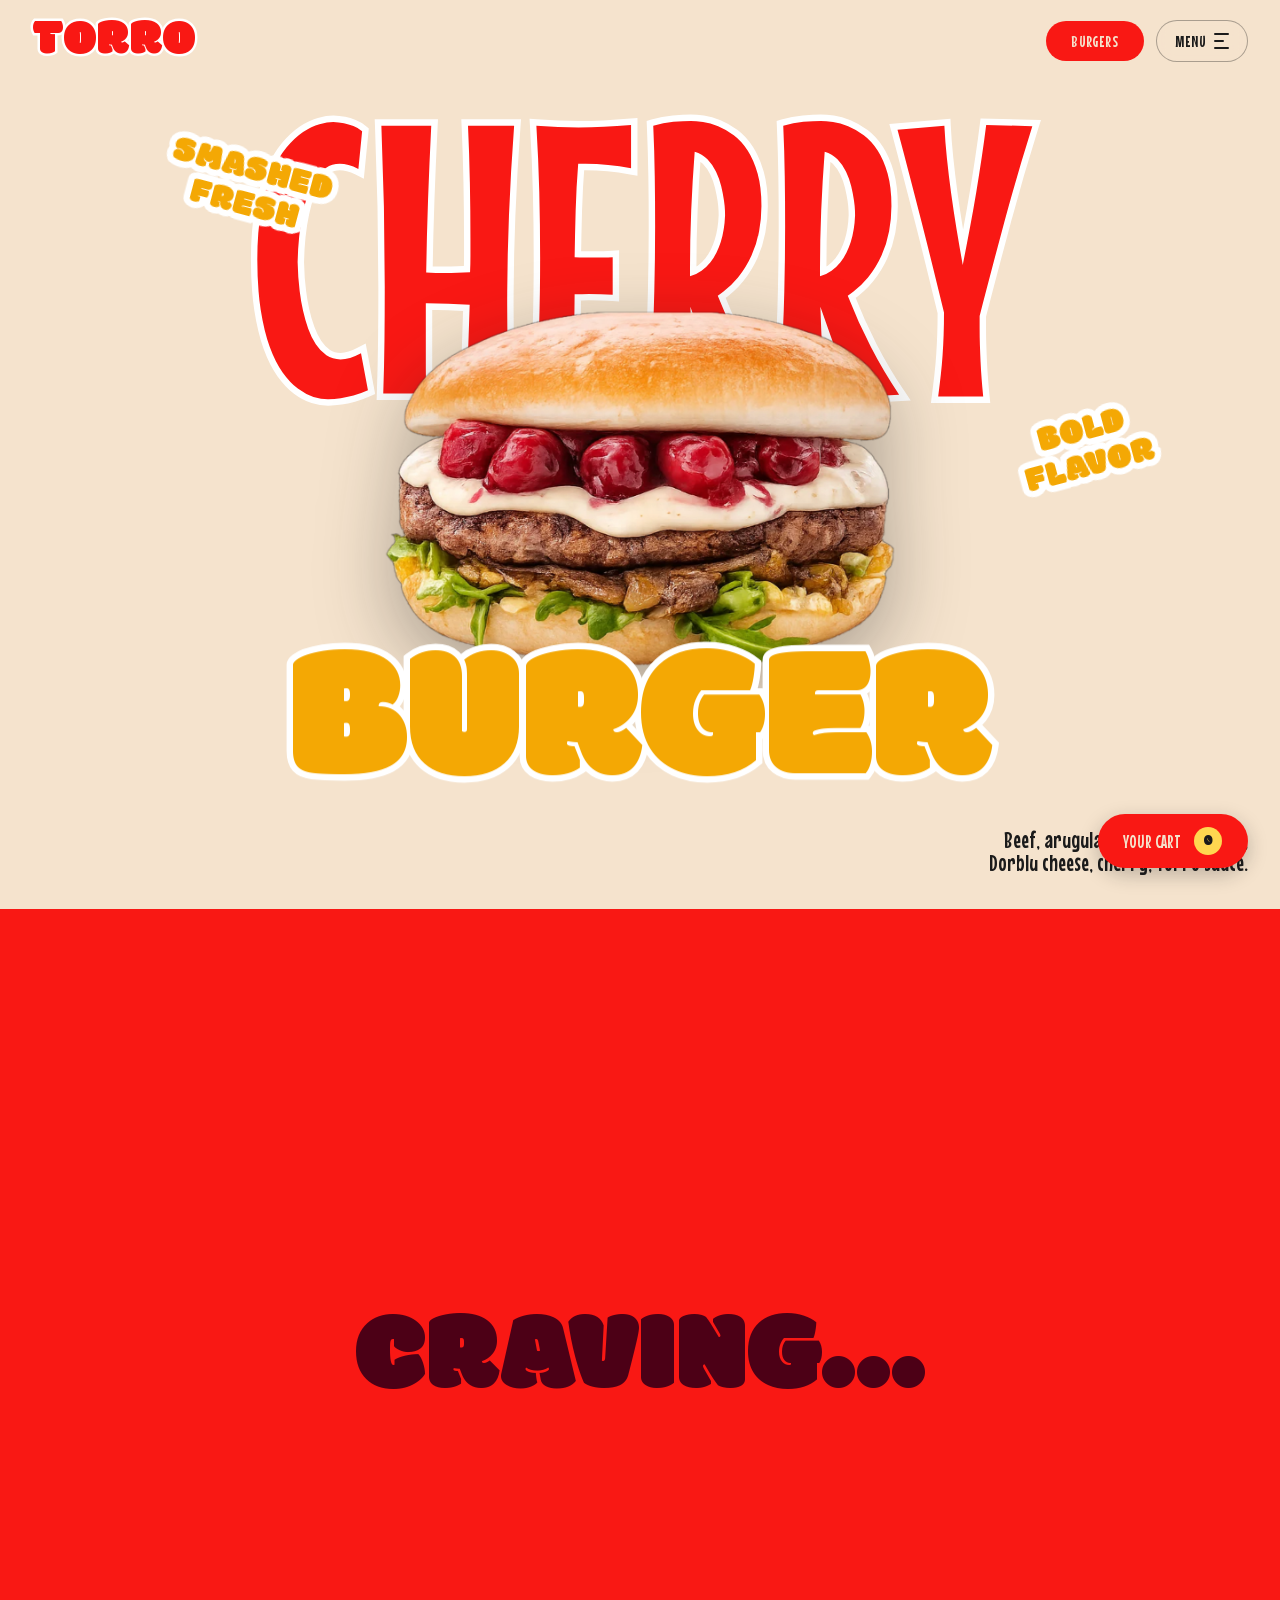
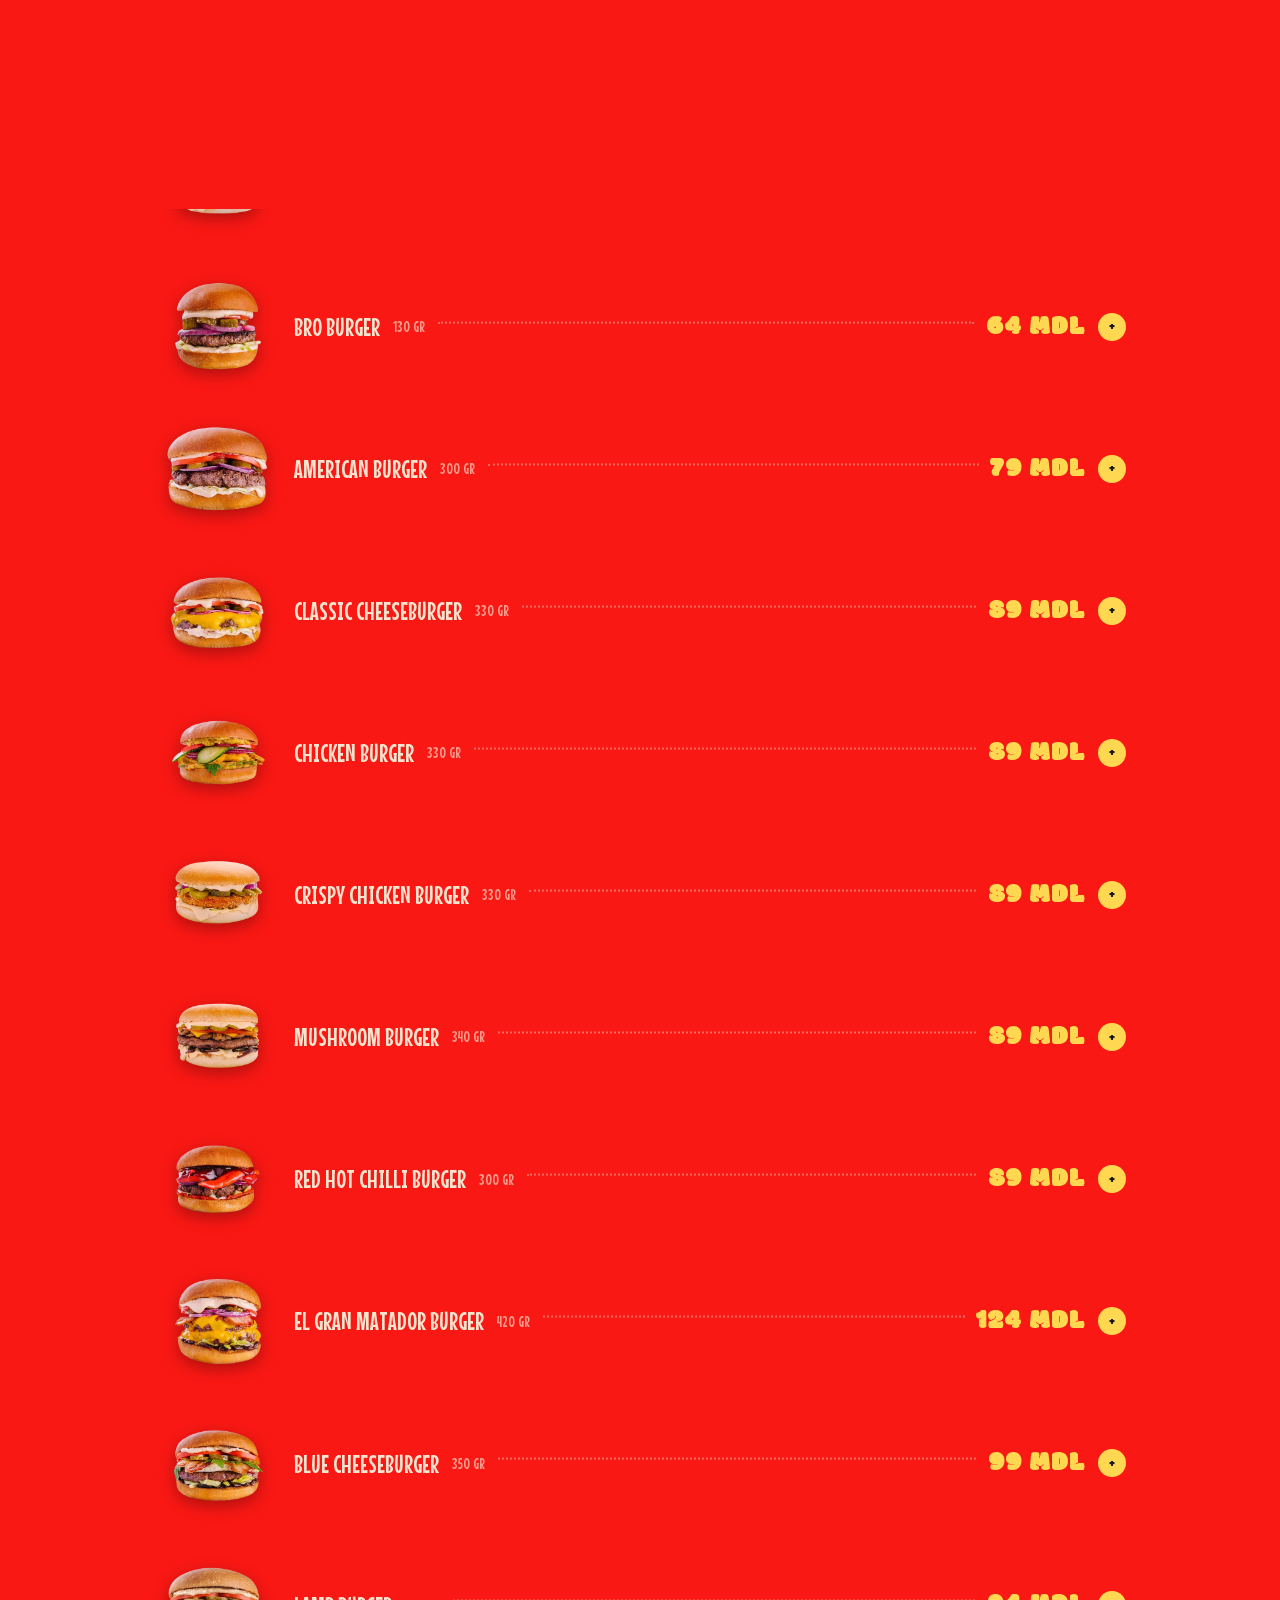
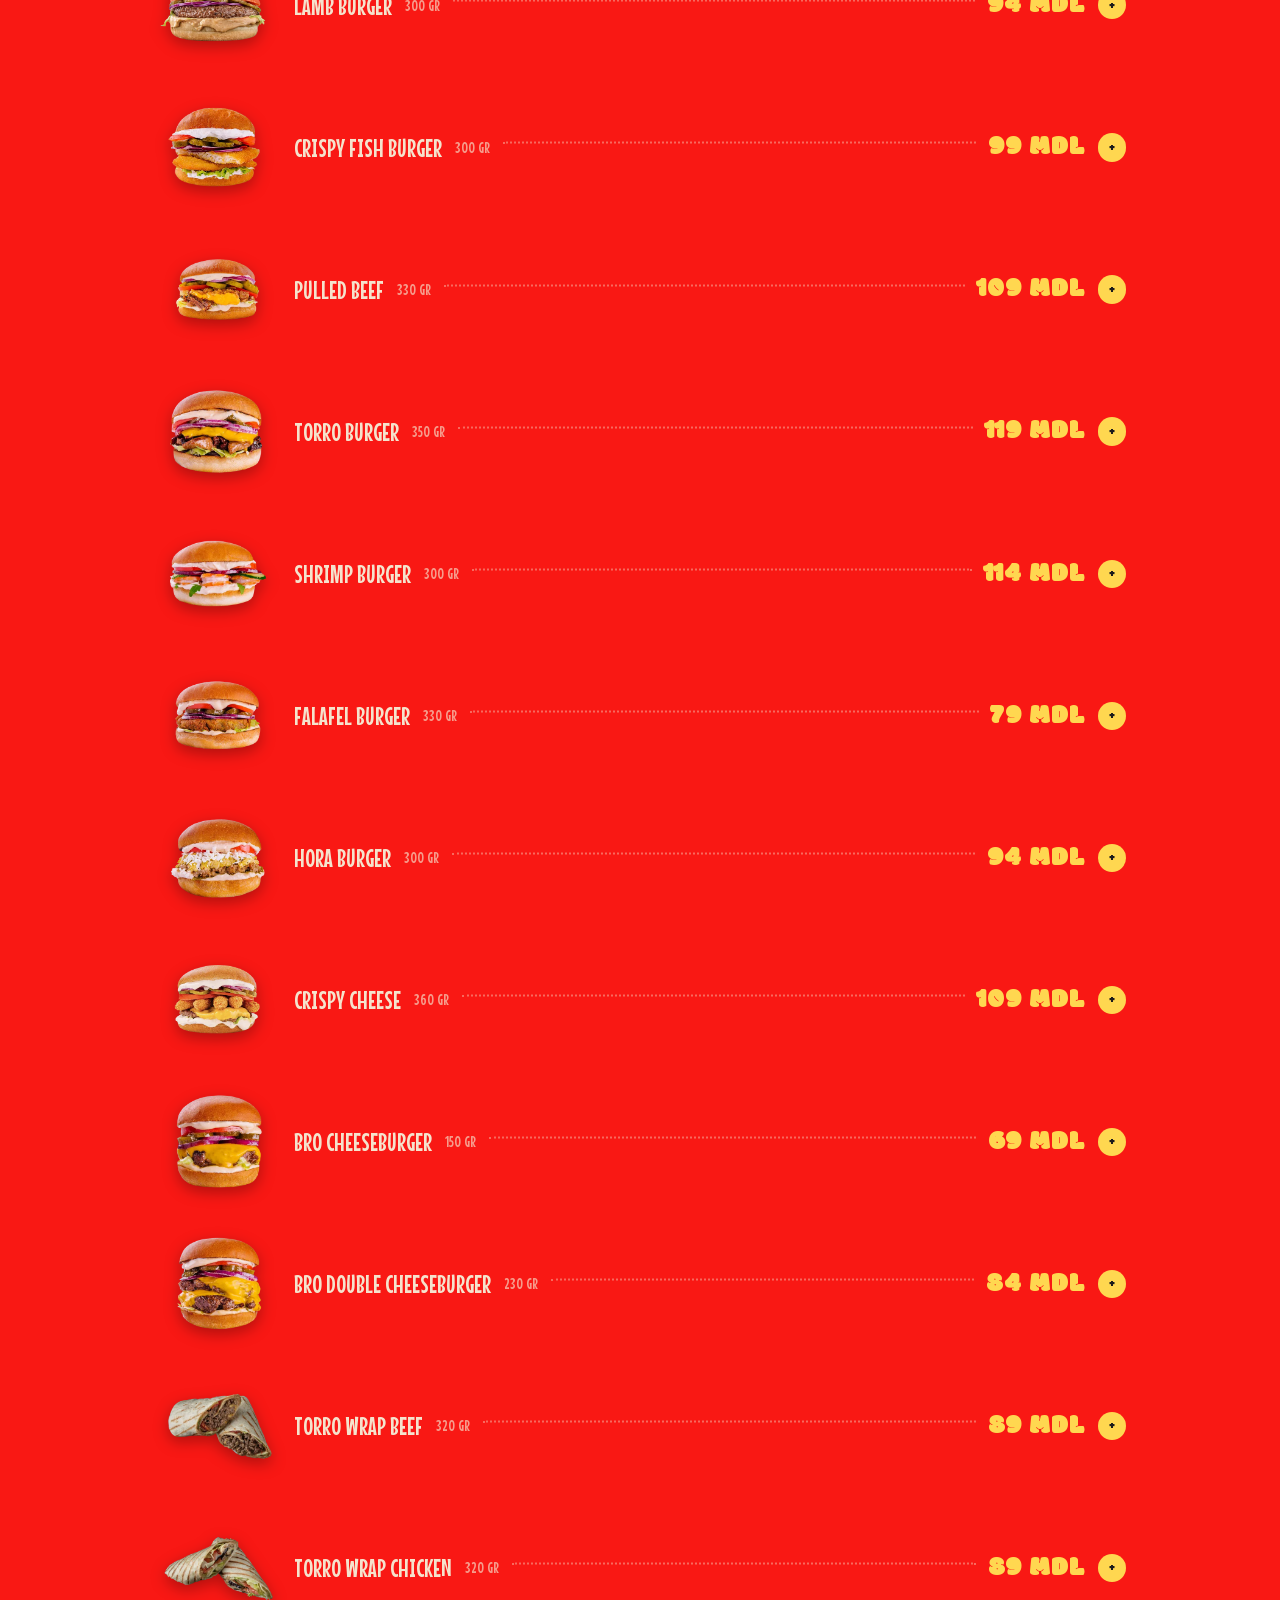
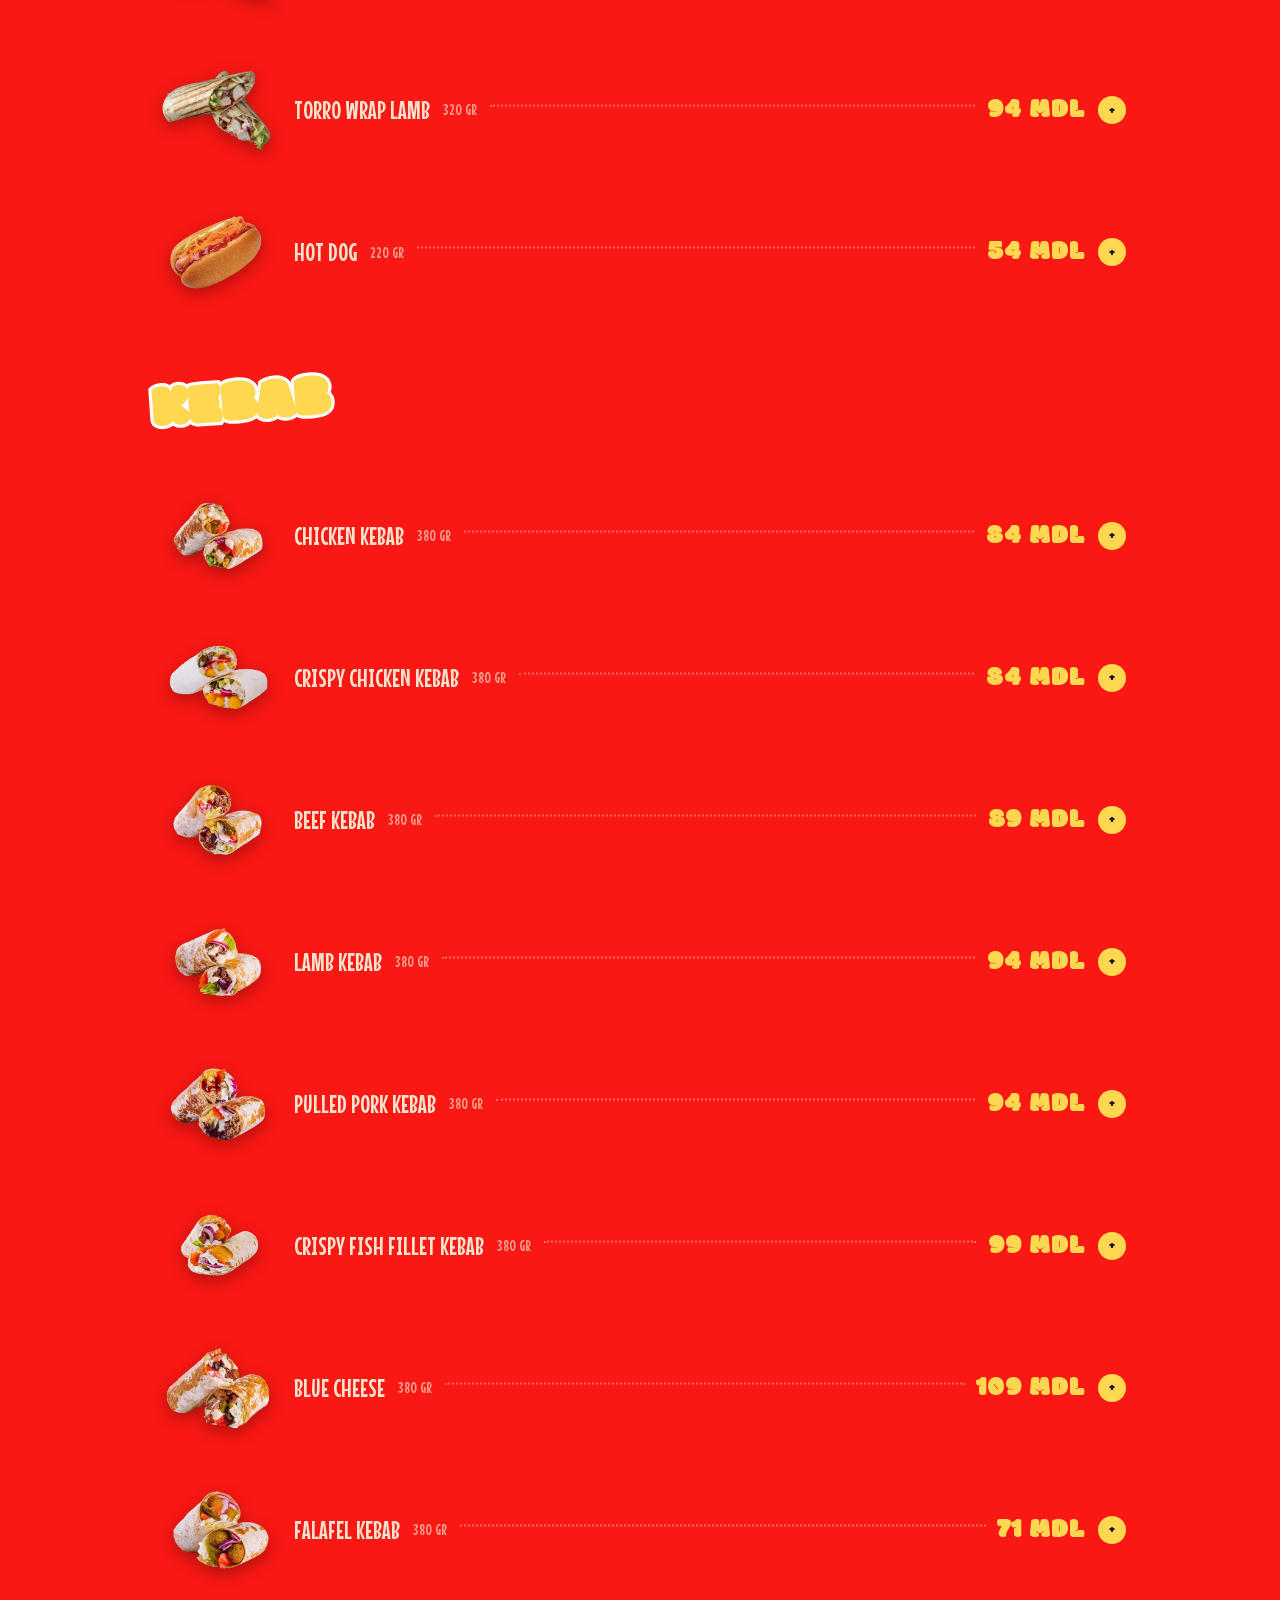
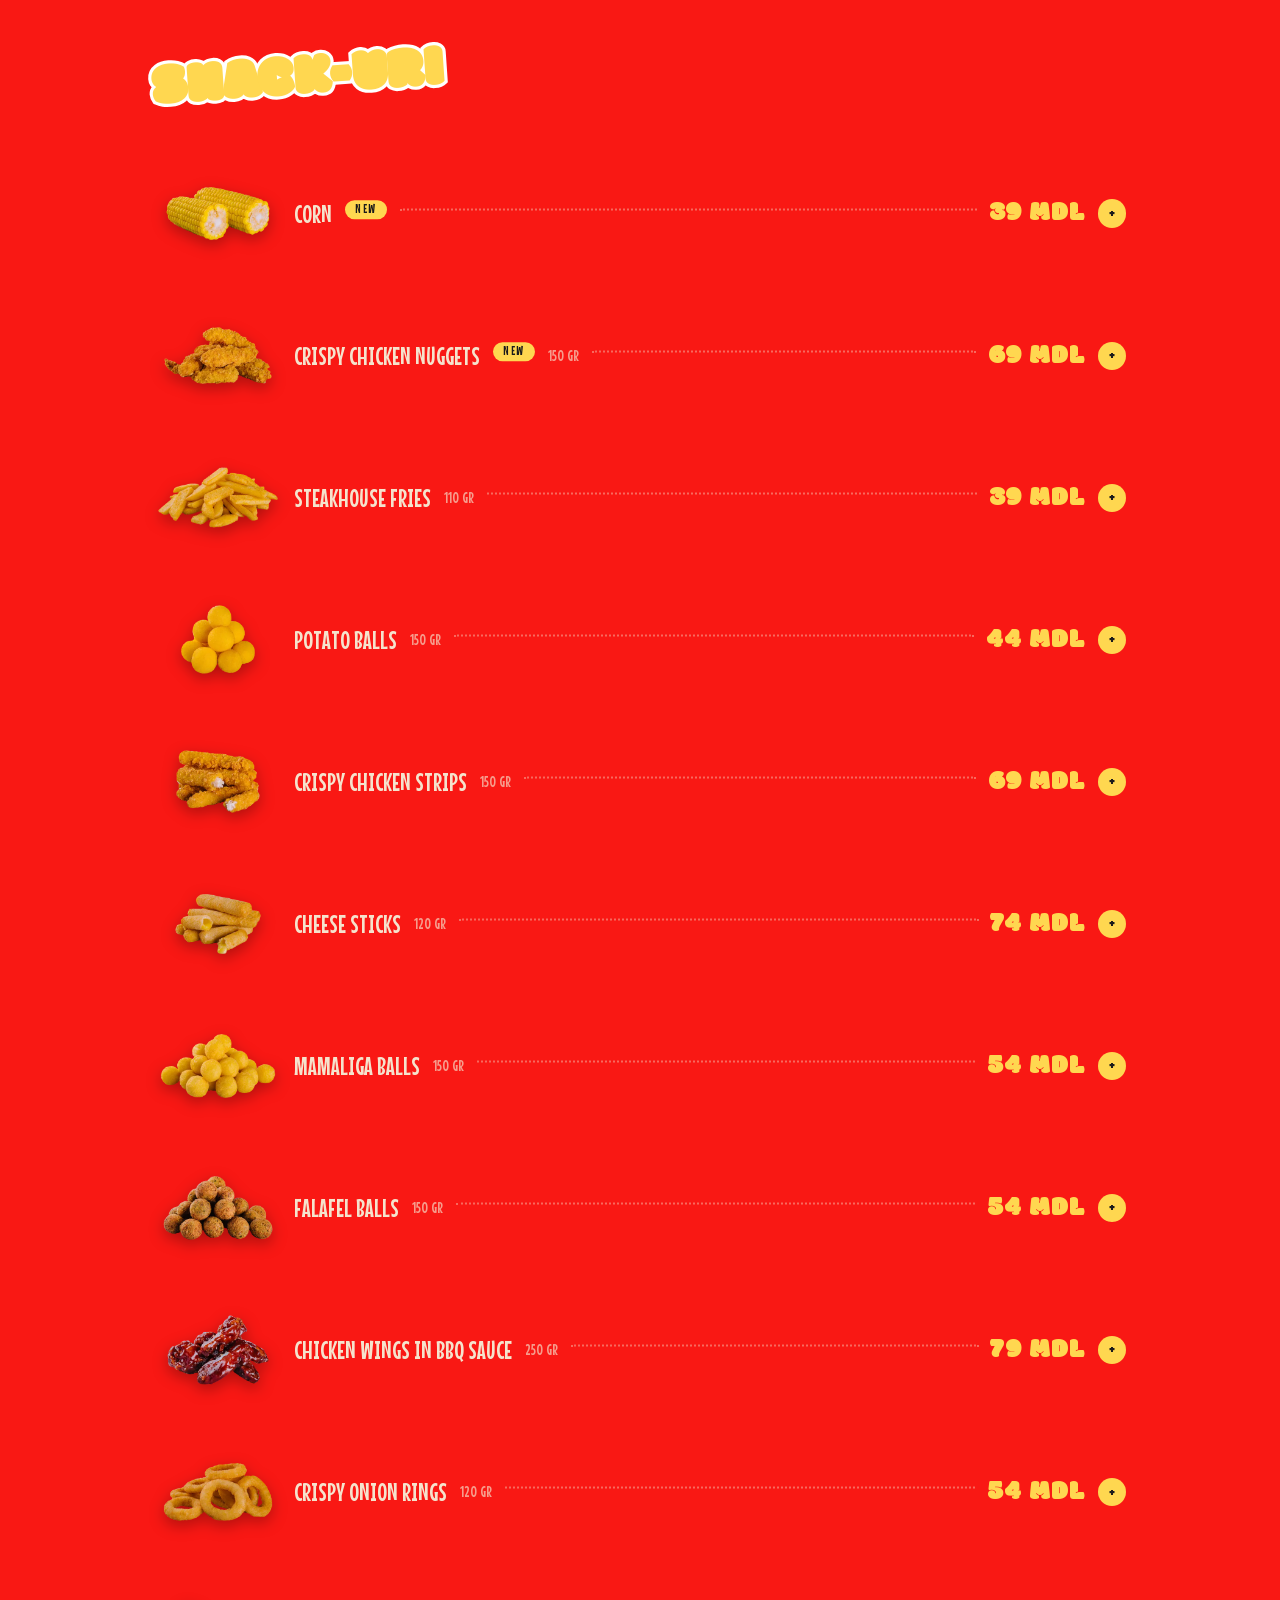
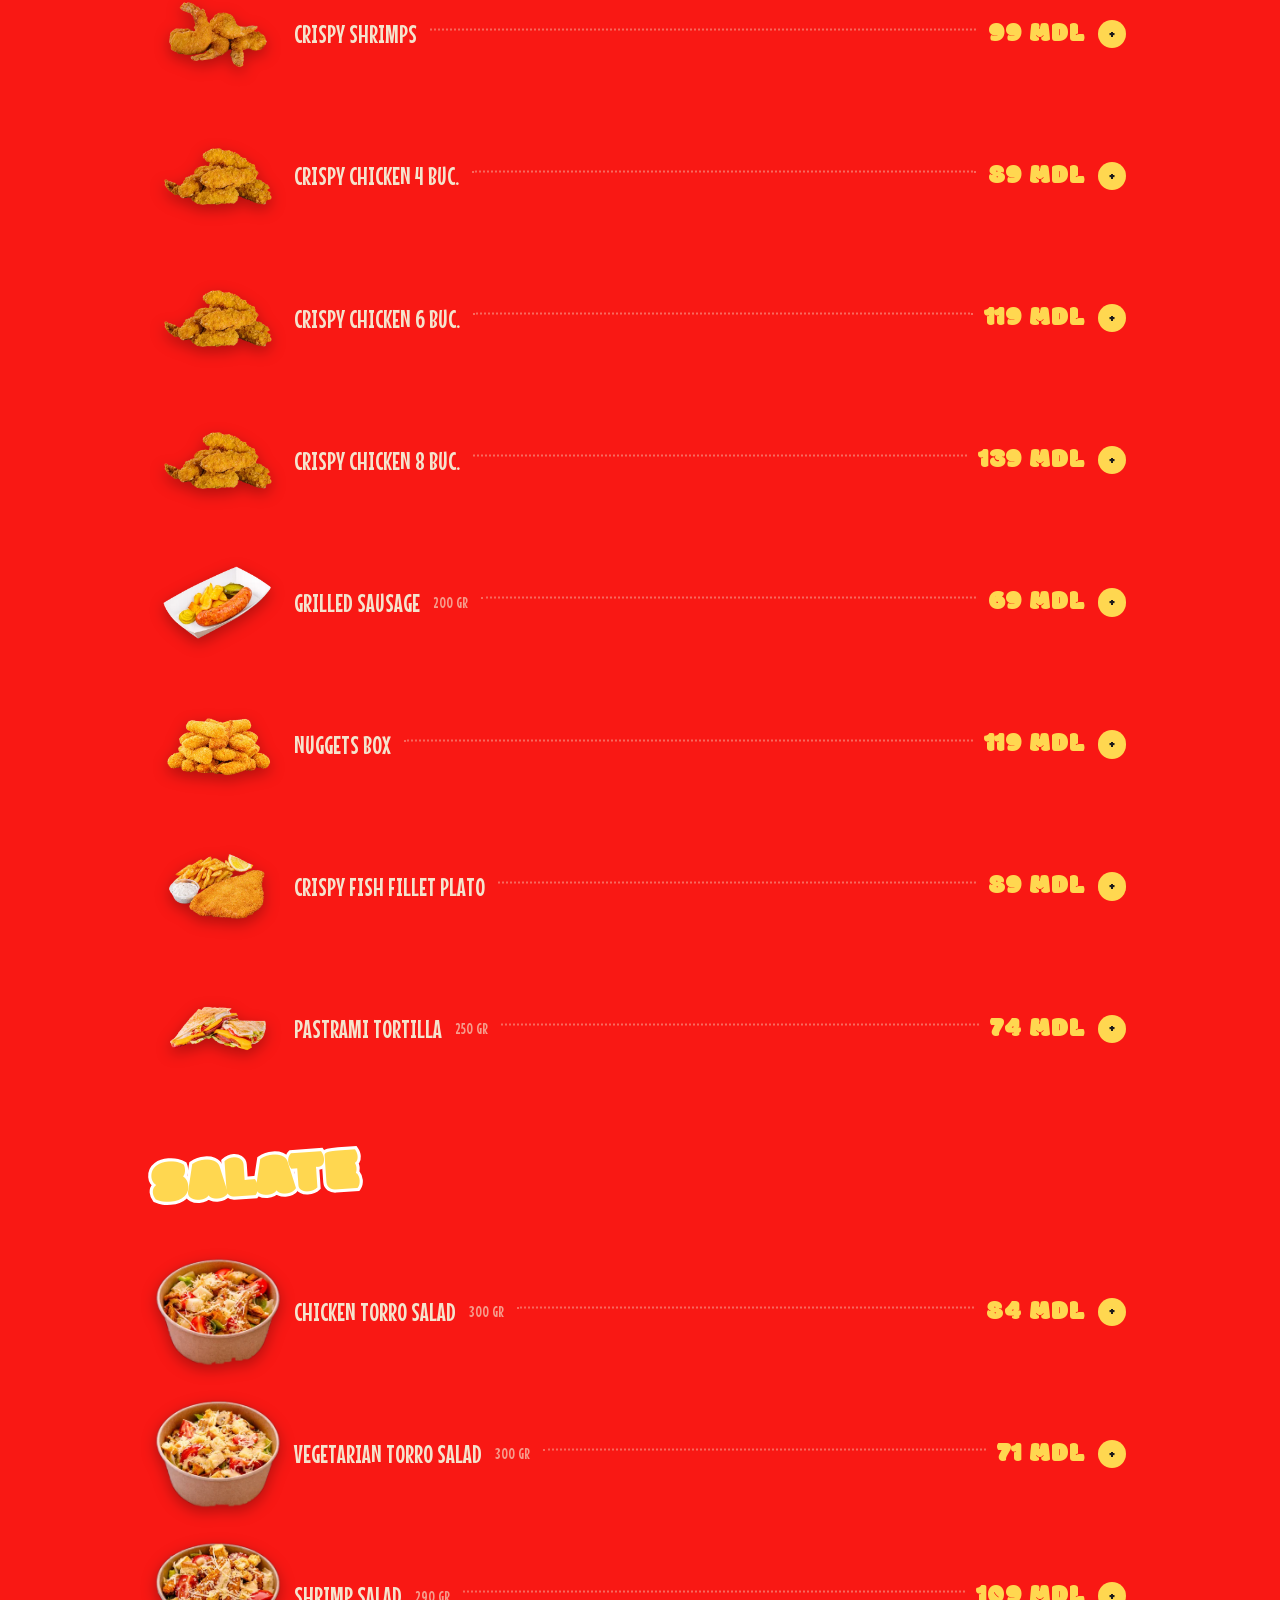
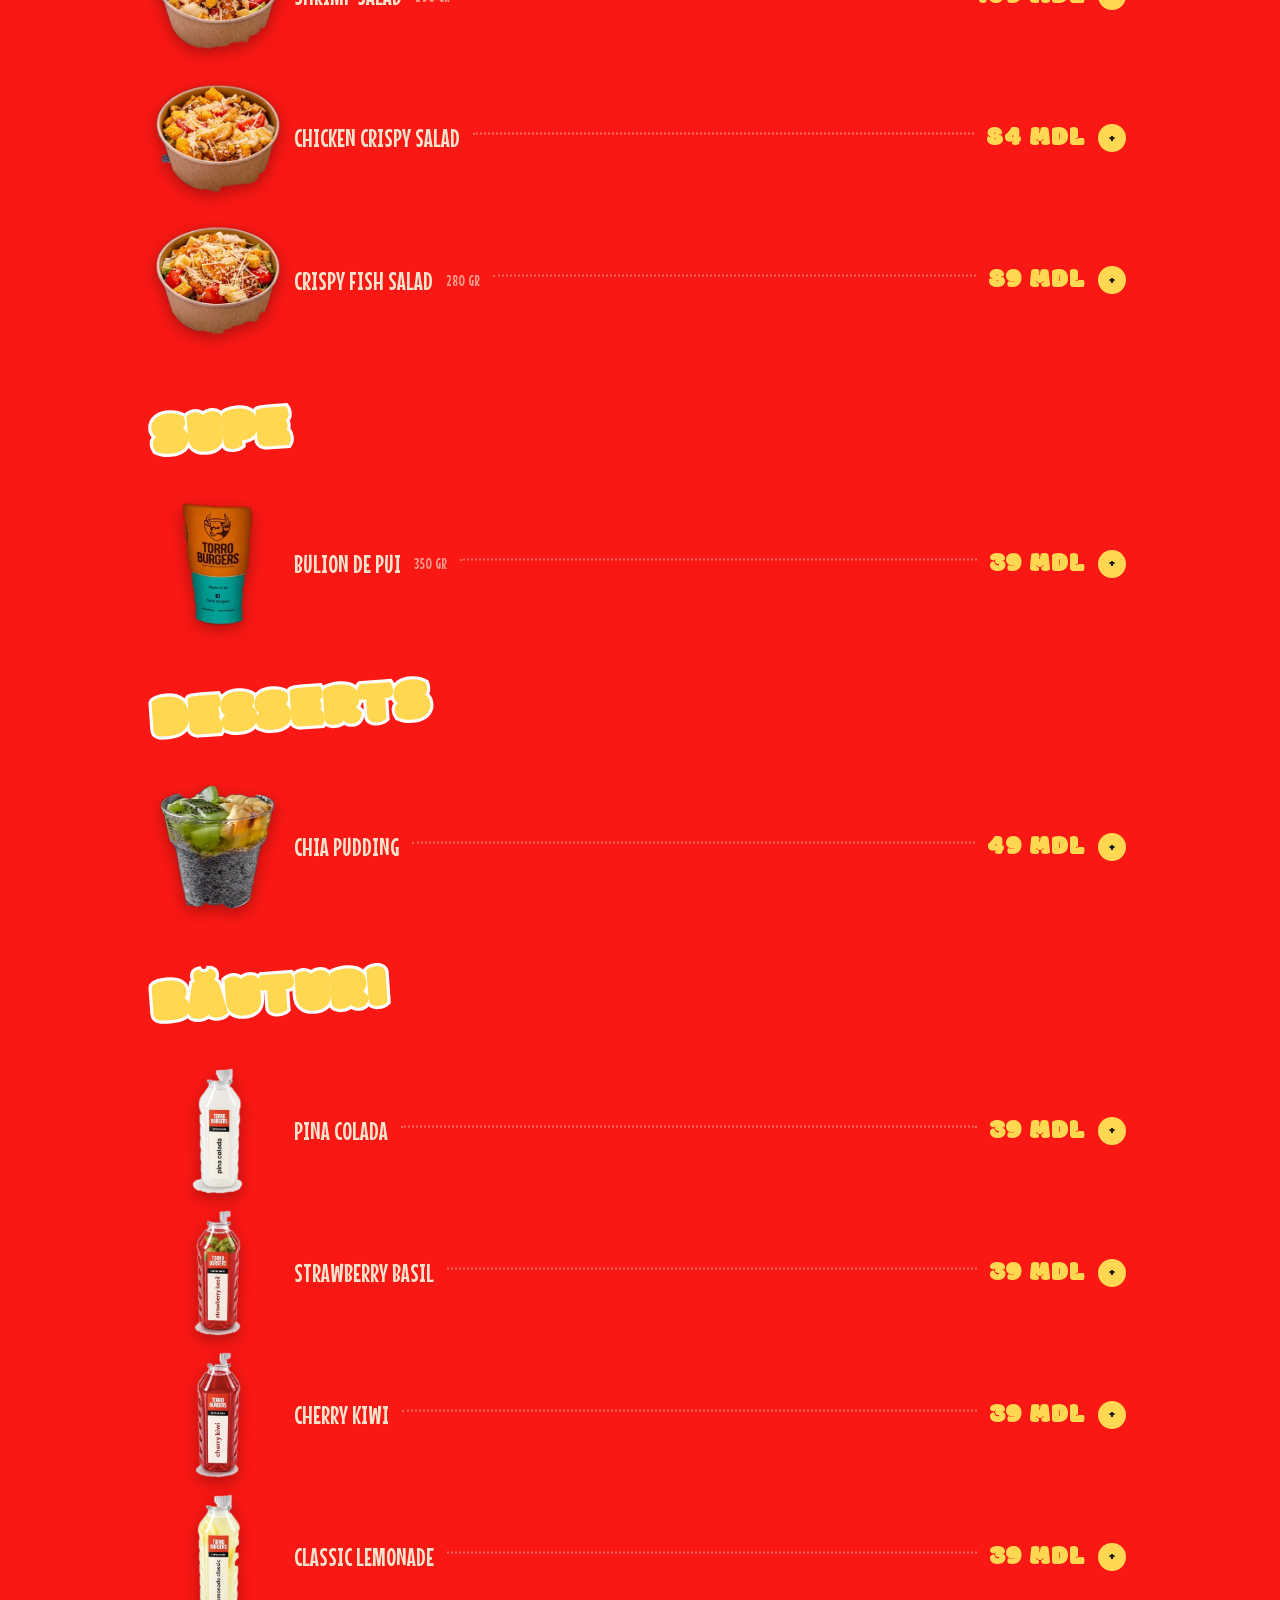
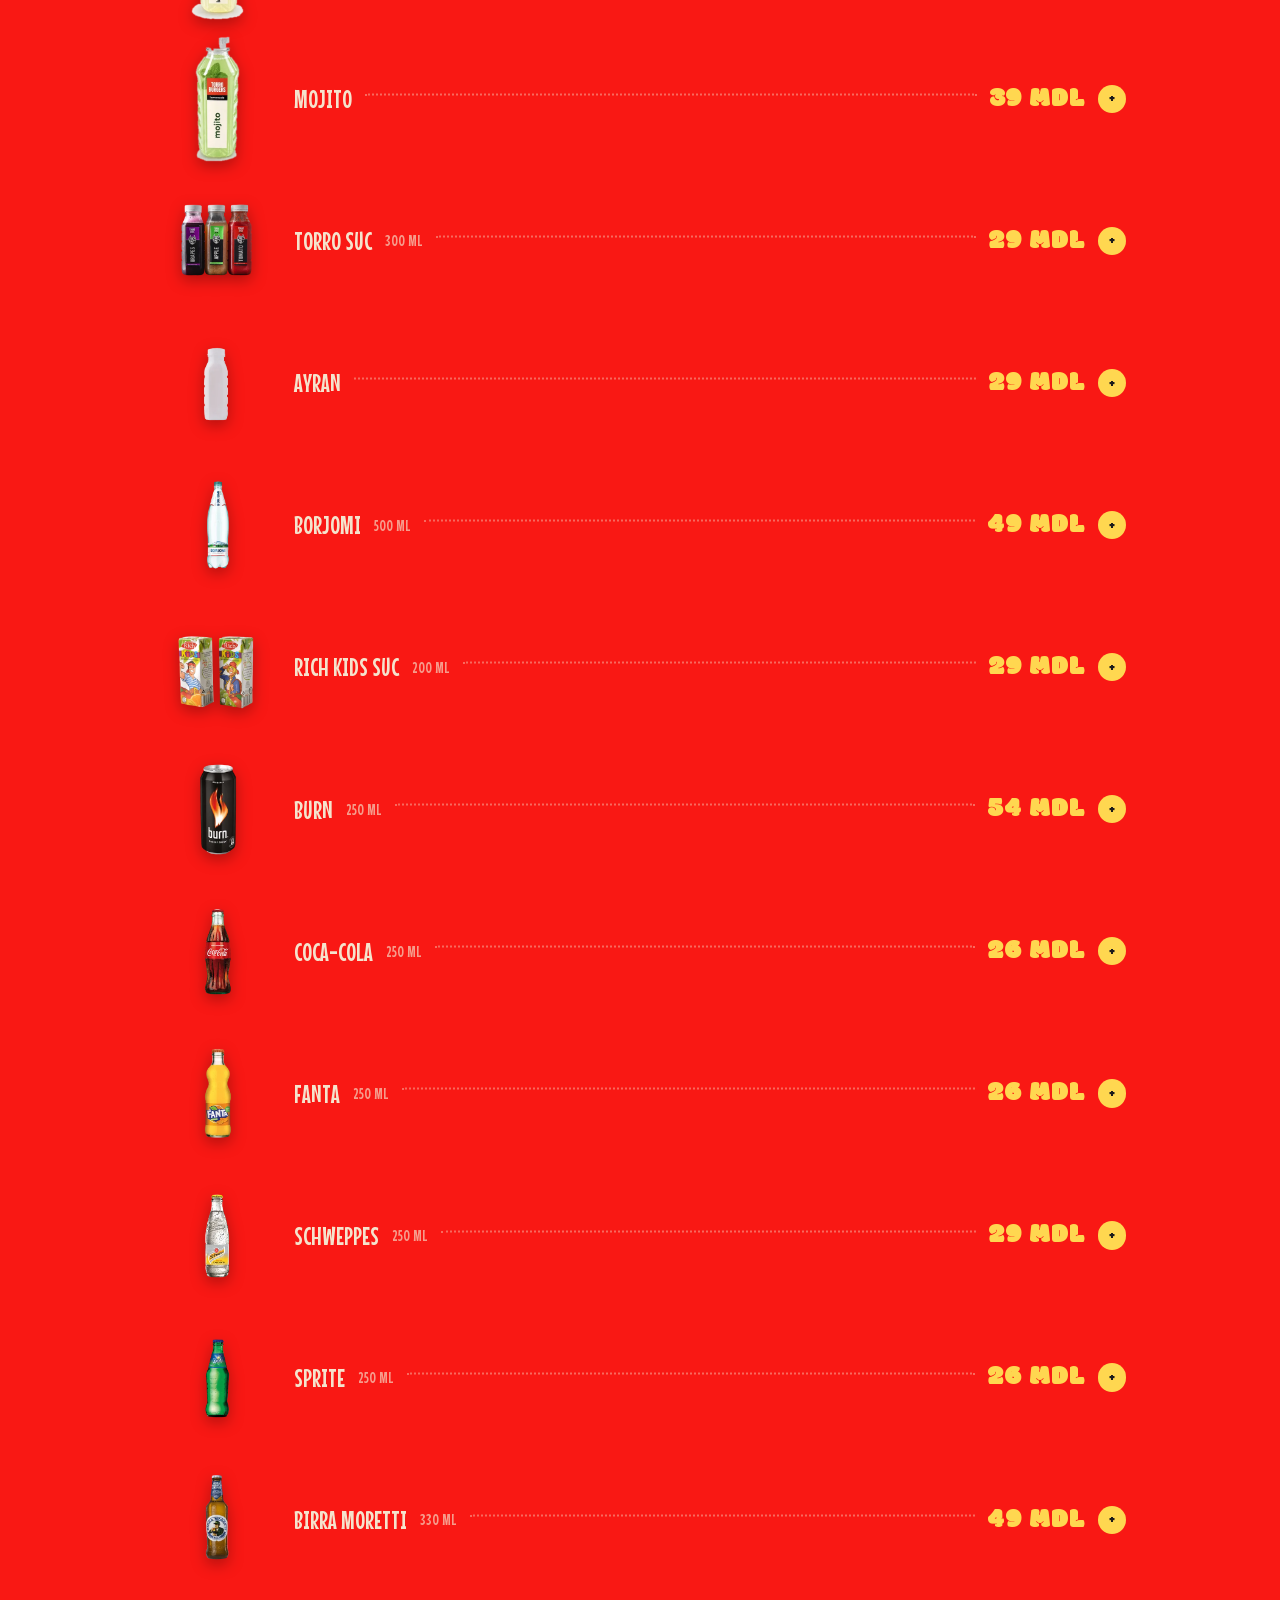
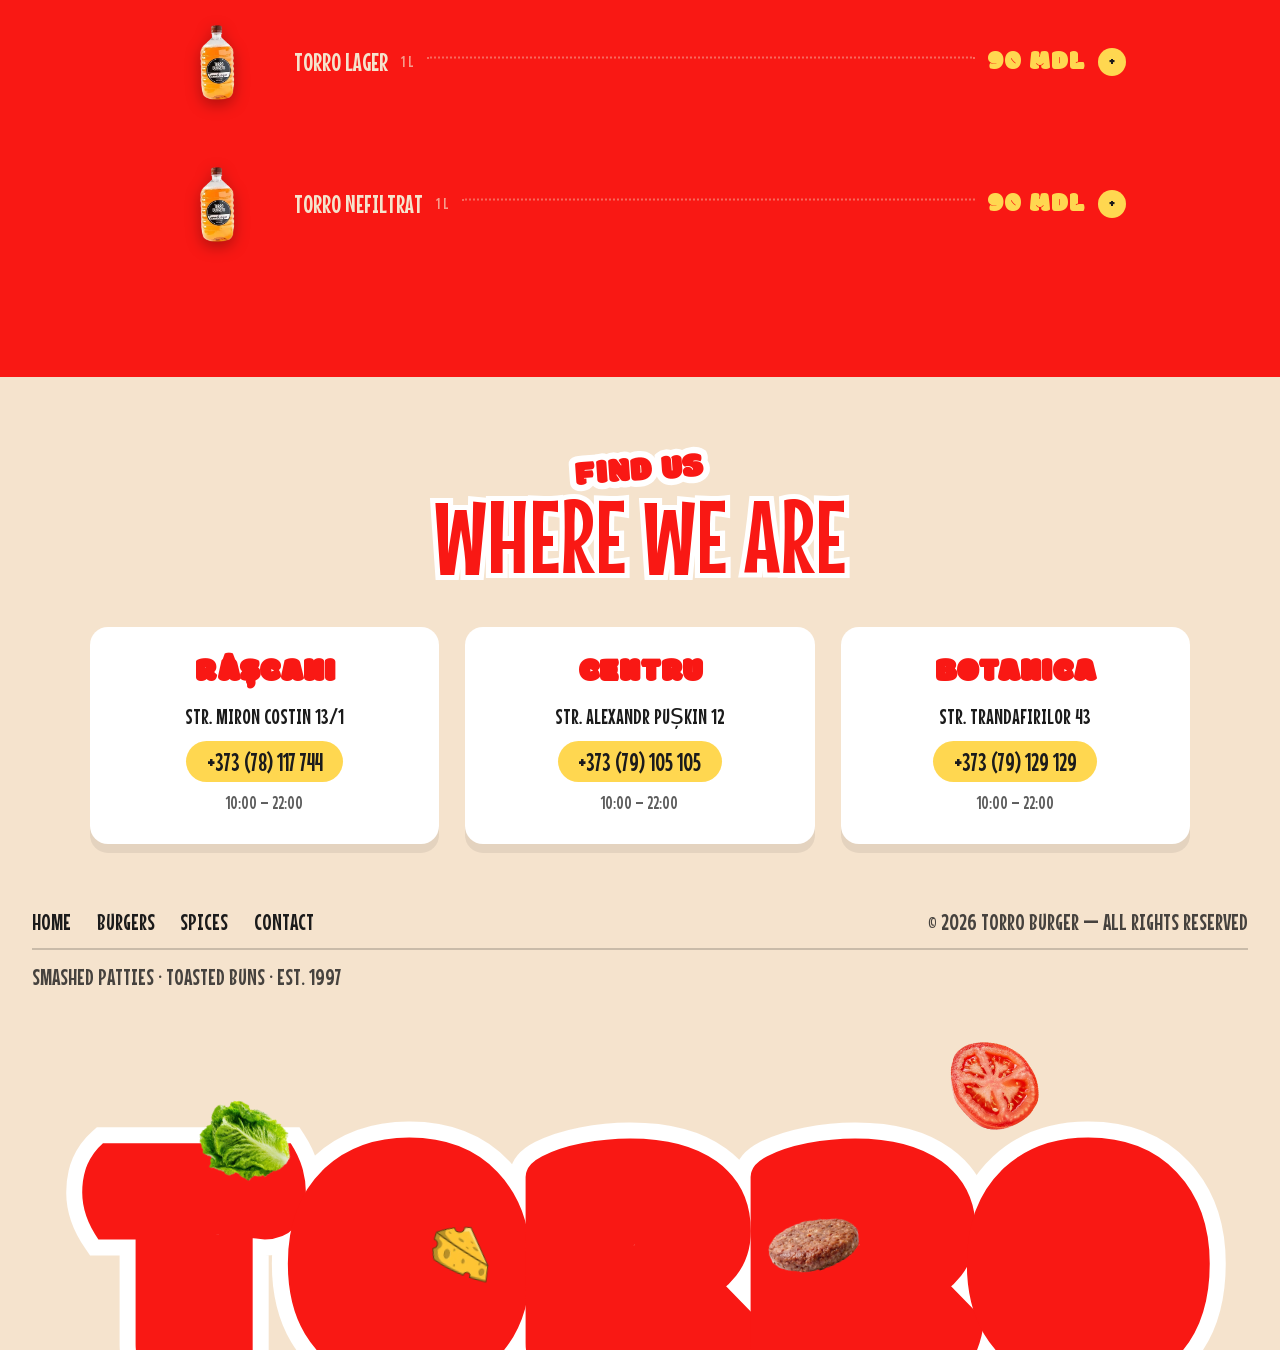
<file: index.html>
<!DOCTYPE html>
<html lang="en">
<head>
<meta charset="utf-8">
<meta name="viewport" content="width=device-width, initial-scale=1">
<title>TORRO BURGER | Artisan Smashed Burgers</title>
<meta name="description" content="TORRO BURGER — artisan smashed burgers. Cherry edition.">
<link rel="icon" href="data:image/svg+xml,<svg xmlns='http://www.w3.org/2000/svg' viewBox='0 0 100 100'><text y='.9em' font-size='90'>🍔</text></svg>">
<link rel="preload" href="assets/fonts/modak-EJRYQgs1XtIEskMA-hR77LKV.woff2" as="font" type="font/woff2" crossorigin>
<link rel="preload" href="assets/fonts/mousememoirs-t5tmIRoSNJ-PH0WNNgDYxdSb3T7Pr7GEch8.woff2" as="font" type="font/woff2" crossorigin>
<link rel="stylesheet" href="assets/css/style.css">
</head>
<body>

<!-- video preloader -->
<div id="preloader">
  <video src="assets/video/loader.mp4" muted playsinline autoplay preload="auto"></video>
</div>

<!-- page transition curtain -->
<div id="curtain"><span>Craving...</span></div>


<!-- nav -->
<nav class="nav">
  <a class="logo" href="/">TORRO</a>
  <div class="right">
    <a class="pill" href="/menu/"><span class="roll"><b>Burgers</b><i>Burgers</i></span></a>
    <div class="menu-wrap">
      <button class="menu-btn" aria-label="Open menu">
        <span class="roll"><b>Menu</b><i>Menu</i></span>
        <span class="burger-icon"><span></span><span></span><span></span></span>
      </button>
      <div class="dropdown">
        <a href="/">Home</a>
        <a href="/spices/">Our Spices</a>
        <a href="#locations">Locations</a>
        <a href="/contact/">Contact</a>
        <p class="est">Chișinău, Moldova</p>
      </div>
    </div>
  </div>
</nav>

<!-- hero -->
<section class="hero" id="hero">
  <div class="hero-title-wrap">
    <h1 class="hero-title reveal" data-split>CHERRY</h1>
  </div>
  <p class="sticker-note note-tl">SMASHED<br>FRESH</p>
  <p class="sticker-note note-br">BOLD<br>FLAVOR</p>
  <div class="hero-burger">
    <img src="assets/img/cherry-burger.png" alt="TORRO Cherry Burger with cherries, Dorblu cheese and arugula">
  </div>
  <p class="hero-sub reveal" data-split>BURGER</p>
  <div class="hero-bottom">
    <p class="hero-ing text40 fade-up">
      <span>Beef, arugula, caramelized onion,</span>
      <span>Dorblu cheese, cherry, Torro sauce.</span>
    </p>
  </div>
</section>

<!-- menu (Torro) -->
<section class="menu-sec" id="menu">
  <div class="tear tear-top"><svg viewBox="0 0 1440 46" preserveAspectRatio="none"><path d="M0 46 L0 18 L48 30 L96 8 L150 26 L210 6 L264 28 L318 10 L372 30 L430 8 L484 24 L540 4 L600 26 L654 10 L708 30 L760 6 L820 24 L874 8 L930 28 L985 10 L1040 30 L1095 6 L1150 26 L1205 8 L1260 28 L1315 10 L1370 26 L1440 12 L1440 46 Z" fill="#f5e3cd" transform="scale(1,-1) translate(0,-46)"/></svg></div>
  <div class="menu-head">
    <p class="menu-kicker fade-up">fresh &amp; loaded</p>
    <h2 class="reveal" data-split>THE MENU</h2>
    <p class="menu-note fade-up">Smashed, stacked and served hot — pick your craving.</p>
  </div>
  <div class="menu-cats" id="menu-cats"></div>
</section>

<!-- locations (Torro) -->
<section class="locs" id="locations">
  <div class="head">
    <p class="kicker fade-up">find us</p>
    <h2 class="reveal" data-split>WHERE WE ARE</h2>
  </div>
  <div class="grid">
    <div class="card fade-up">
      <h3>Râșcani</h3>
      <p class="adr">str. Miron Costin 13/1</p>
      <a class="tel" href="tel:+37378117744">+373 (78) 117 744</a>
      <p class="hrs">10:00 – 22:00</p>
    </div>
    <div class="card fade-up">
      <h3>Centru</h3>
      <p class="adr">str. Alexandr Pușkin 12</p>
      <a class="tel" href="tel:+37379105105">+373 (79) 105 105</a>
      <p class="hrs">10:00 – 22:00</p>
    </div>
    <div class="card fade-up">
      <h3>Botanica</h3>
      <p class="adr">str. Trandafirilor 43</p>
      <a class="tel" href="tel:+37379129129">+373 (79) 129 129</a>
      <p class="hrs">10:00 – 22:00</p>
    </div>
  </div>
</section>

<!-- footer -->
<footer class="footer">
  <div class="top">
    <nav>
      <a href="/">Home</a>
      <a href="/menu/">Burgers</a>
      <a href="/spices/">Spices</a>
      <a href="/contact/">Contact</a>
    </nav>
    <p class="copy">© 2026 TORRO BURGER — All rights reserved</p>
  </div>
  <div class="rule"></div>
  <p class="tag">Smashed patties · toasted buns · est. 1997</p>
  <div class="big-wrap">
    <div class="veg veg1"><img src="assets/img/lettuce.webp" alt=""></div>
    <div class="veg veg2"><img src="assets/img/tomato.webp" alt=""></div>
    <div class="veg veg3"><img src="assets/img/cheese-logo.webp" alt=""></div>
    <div class="veg veg4"><img src="assets/img/meat.webp" alt=""></div>
    <h2 class="big">TORRO</h2>
  </div>
  <div class="m-only">
    <div class="rule2"></div>
    <p>Smashed patties · toasted buns · est. 1997<br>© 2026 TORRO BURGER — All rights reserved</p>
  </div>
</footer>

<script>
/* Torro menu data → render */
(function () {
  var MENU = [
    { cat: 'burger', items: [
      ['blue cherry','380 gr',99,'NEW'], ['Burger 1kg','',179], ['smash burger','300 gr',99,'NEW'],
      ['bro burger','130 gr',64], ['american burger','300 gr',79], ['classic cheeseburger','330 gr',89],
      ['chicken burger','330 gr',89], ['crispy chicken burger','330 gr',89], ['mushroom burger','340 gr',89],
      ['red hot chilli burger','300 gr',89], ['el gran matador burger','420 gr',124], ['blue cheeseburger','350 gr',99],
      ['lamb burger','300 gr',94], ['crispy fish burger','300 gr',99], ['pulled beef','330 gr',109],
      ['torro burger','350 gr',119], ['shrimp burger','300 gr',114], ['falafel burger','330 gr',79],
      ['hora burger','300 gr',94], ['crispy cheese','360 gr',109], ['bro cheeseburger','150 gr',69],
      ['bro double cheeseburger','230 gr',84], ['torro wrap beef','320 gr',89], ['torro wrap chicken','320 gr',89],
      ['torro wrap lamb','320 gr',94], ['hot dog','220 gr',54]
    ]},
    { cat: 'kebab', items: [
      ['chicken kebab','380 gr',84], ['crispy chicken kebab','380 gr',84], ['beef kebab','380 gr',89],
      ['lamb kebab','380 gr',94], ['pulled pork kebab','380 gr',94], ['crispy fish fillet kebab','380 gr',99],
      ['blue cheese','380 gr',109], ['falafel kebab','380 gr',71]
    ]},
    { cat: 'snack-uri', items: [
      ['corn','',39,'NEW'], ['crispy chicken nuggets','150 gr',69,'NEW'], ['steakhouse fries','110 gr',39],
      ['potato balls','150 gr',44], ['crispy chicken strips','150 gr',69], ['cheese sticks','120 gr',74],
      ['mamaliga balls','150 gr',54], ['falafel balls','150 gr',54], ['chicken wings in bbq sauce','250 gr',79],
      ['crispy onion rings','120 gr',54], ['crispy shrimps','',99], ['crispy chicken 4 buc.','',89],
      ['crispy chicken 6 buc.','',119], ['crispy chicken 8 buc.','',139], ['grilled sausage','200 gr',69],
      ['nuggets box','',119], ['crispy fish fillet plato','',89], ['pastrami tortilla','250 gr',74]
    ]},
    { cat: 'salate', items: [
      ['chicken torro salad','300 gr',84], ['vegetarian torro salad','300 gr',71], ['shrimp salad','290 gr',109],
      ['chicken crispy salad','',84], ['crispy fish salad','280 gr',89]
    ]},
    { cat: 'supe', items: [ ['bulion de pui','350 gr',39] ]},
    { cat: 'desserts', items: [ ['chia pudding','',49] ]},
    { cat: 'băuturi', items: [
      ['pina colada','',39], ['strawberry basil','',39], ['cherry kiwi','',39], ['classic lemonade','',39],
      ['mojito','',39], ['torro suc','300 ml',29], ['ayran','',29], ['borjomi','500 ml',49],
      ['rich kids suc','200 ml',29], ['burn','250 ml',54], ['coca-cola','250 ml',26], ['fanta','250 ml',26],
      ['schweppes','250 ml',29], ['sprite','250 ml',26], ['birra moretti','330 ml',49],
      ['torro lager','1 l',90], ['torro nefiltrat','1 l',90]
    ]}
  ];
  var host = document.getElementById('menu-cats');
  if (!host) return;
  function slug(n) {
    return n.toLowerCase().replace(/[^a-z0-9]+/g, '-').replace(/^-+|-+$/g, '');
  }
  var html = MENU.map(function (c) {
    var rows = c.items.map(function (it) {
      var badge = it[3] ? '<span class="badge">' + it[3] + '</span>' : '';
      var gr = it[1] ? '<span class="gr">' + it[1] + '</span>' : '';
      var ph = '<img class="ph" loading="lazy" src="assets/img/menu/' + slug(it[0]) + '.webp" alt="' + it[0] + '" onerror="this.remove()">';
      return '<div class="menu-item">' + ph + '<span class="nm">' + it[0] + '</span>' + badge + gr +
             '<span class="dots"></span><span class="pr">' + it[2] + ' mdl</span>' +
             '<button class="addb" data-n="' + it[0] + '" data-p="' + it[2] + '" aria-label="Add ' + it[0] + ' to cart">+</button></div>';
    }).join('');
    return '<div class="menu-cat"><h3>' + c.cat + '</h3>' + rows + '</div>';
  }).join('');
  host.innerHTML = html;
  host.addEventListener('click', function (e) {
    var b = e.target.closest('.addb');
    if (b && window.TorroCart) TorroCart.add(b.dataset.n, +b.dataset.p);
  });
})();
</script>
<script src="assets/js/lenis.min.js"></script>
<script src="assets/js/cart.js"></script>
<script src="assets/js/main.js"></script>
</body>
</html>
</file>
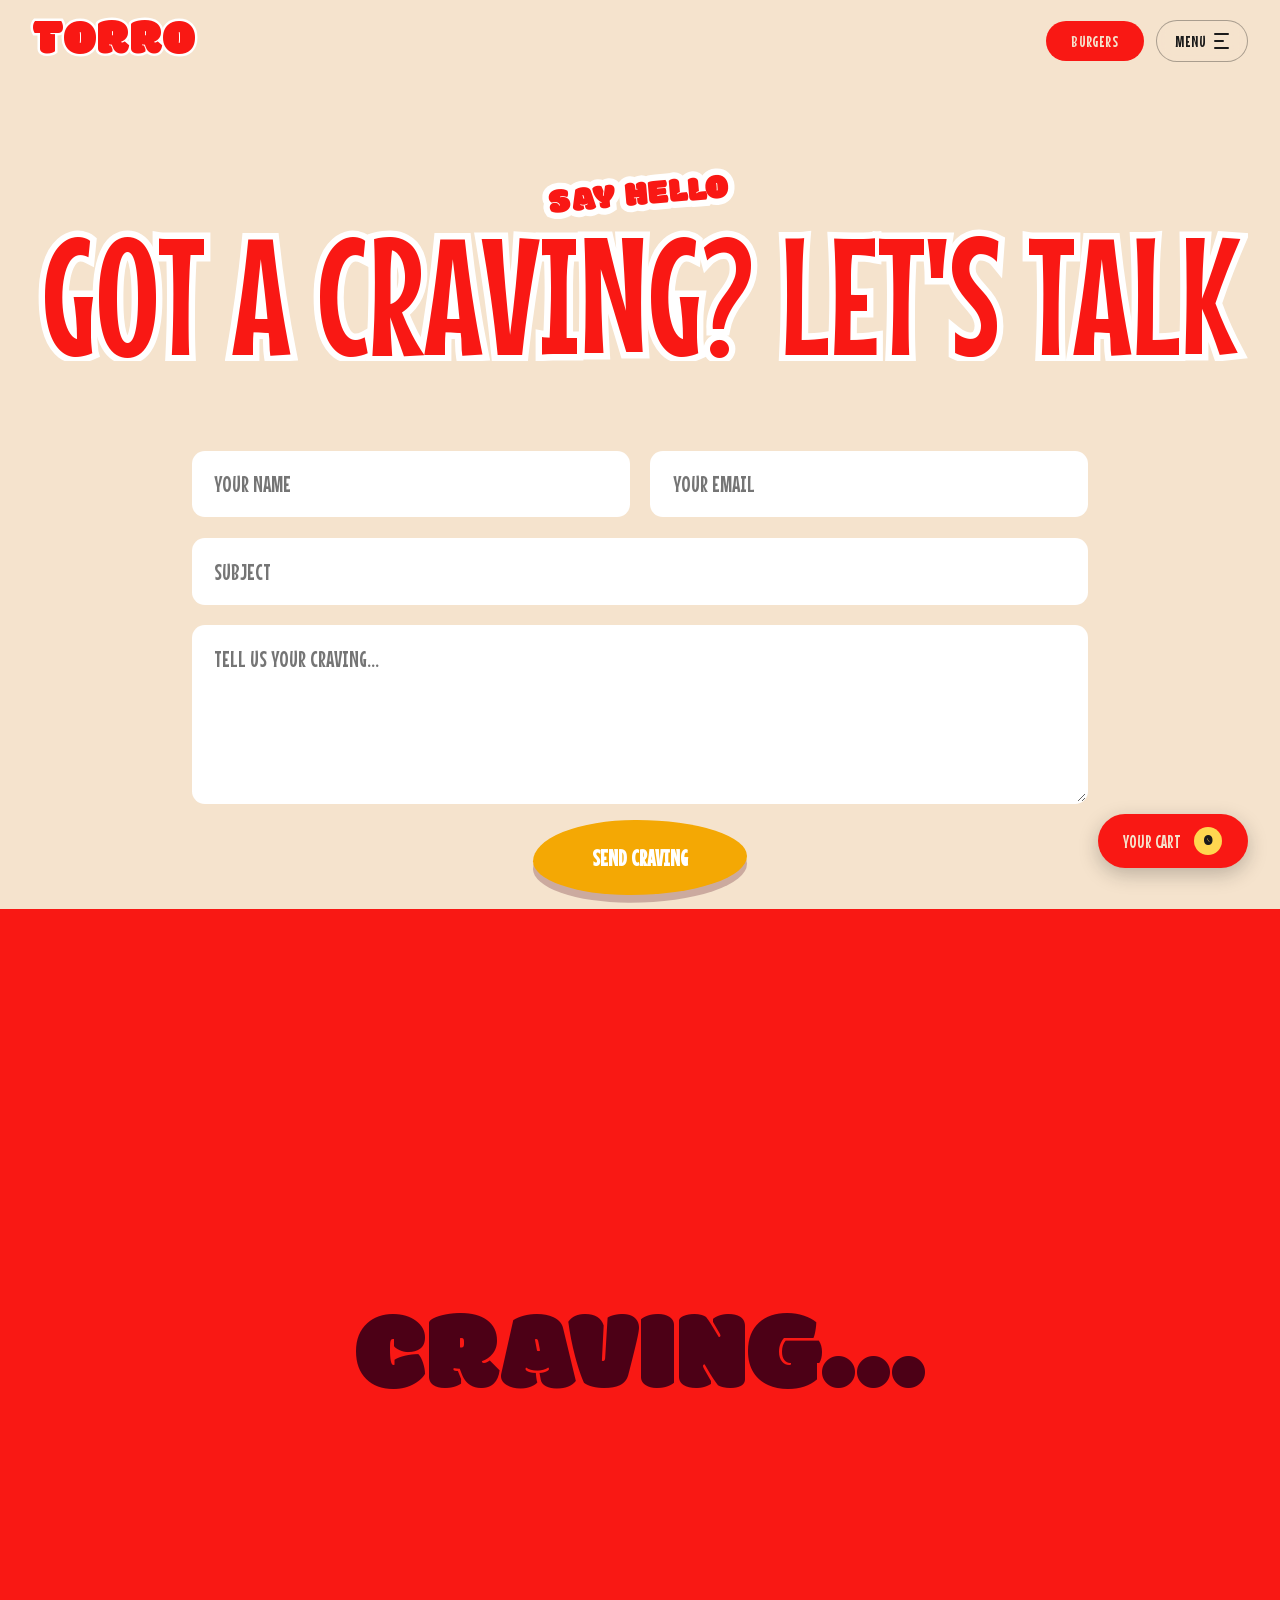
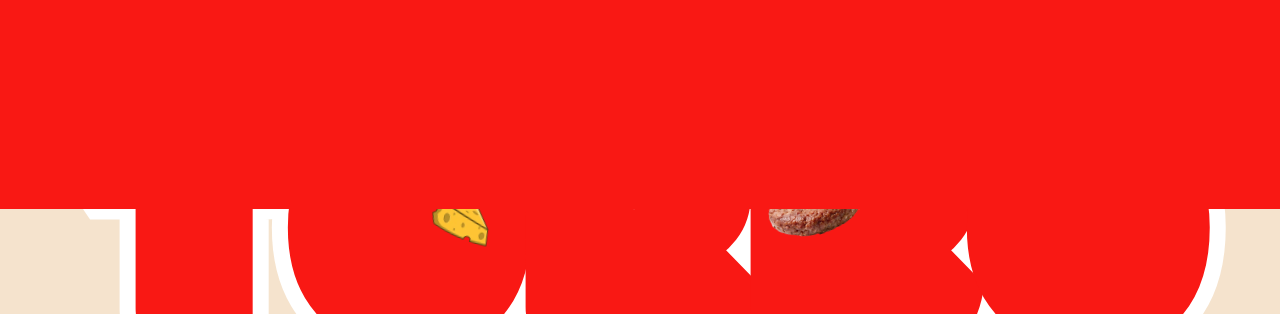
<file: contact/index.html>
<!DOCTYPE html>
<html lang="en">
<head>
<meta charset="utf-8">
<meta name="viewport" content="width=device-width, initial-scale=1">
<title>TORRO BURGER | Contact</title>
<meta name="description" content="Got a craving? Let's talk — contact TORRO BURGER.">
<link rel="icon" href="data:image/svg+xml,<svg xmlns='http://www.w3.org/2000/svg' viewBox='0 0 100 100'><text y='.9em' font-size='90'>🍔</text></svg>">
<link rel="preload" href="../assets/fonts/modak-EJRYQgs1XtIEskMA-hR77LKV.woff2" as="font" type="font/woff2" crossorigin>
<link rel="preload" href="../assets/fonts/mousememoirs-t5tmIRoSNJ-PH0WNNgDYxdSb3T7Pr7GEch8.woff2" as="font" type="font/woff2" crossorigin>
<link rel="stylesheet" href="../assets/css/style.css">
</head>
<body>

<div id="curtain"><span>Craving...</span></div>

<nav class="nav">
  <a class="logo" href="/">TORRO</a>
  <div class="right">
    <a class="pill" href="/menu/"><span class="roll"><b>Burgers</b><i>Burgers</i></span></a>
    <div class="menu-wrap">
      <button class="menu-btn" aria-label="Open menu">
        <span class="roll"><b>Menu</b><i>Menu</i></span>
        <span class="burger-icon"><span></span><span></span><span></span></span>
      </button>
      <div class="dropdown">
        <a href="/">Home</a>
        <a href="/#about">About</a>
        <a href="/spices/">Our Spices</a>
        <a href="/#locations">Locations</a>
        <a href="/contact/">Contact</a>
        <p class="est">Chișinău, Moldova</p>
      </div>
    </div>
  </div>
</nav>

<section class="page-hero">
  <p class="kicker fade-up">SAY HELLO</p>
  <h1 class="reveal" data-split>GOT A CRAVING? LET'S TALK</h1>
</section>

<section class="contact-wrap">
  <form class="contact-form">
    <div class="row2">
      <input type="text" name="name" placeholder="Your name" required>
      <input type="email" name="email" placeholder="Your email" required>
    </div>
    <input type="text" name="subject" placeholder="Subject">
    <textarea name="message" placeholder="Tell us your craving..." required></textarea>
    <button class="btn-blob" type="submit"><span class="bg"></span><span class="lb">SEND CRAVING</span></button>
  </form>
</section>

<section class="locs" id="locations" style="padding-top:2vw">
  <div class="head">
    <p class="kicker fade-up">find us</p>
    <h2 class="reveal" data-split>WHERE WE ARE</h2>
  </div>
  <div class="grid">
    <div class="card fade-up">
      <h3>Râșcani</h3>
      <p class="adr">str. Miron Costin 13/1</p>
      <a class="tel" href="tel:+37378117744">+373 (78) 117 744</a>
      <p class="hrs">10:00 – 22:00</p>
    </div>
    <div class="card fade-up">
      <h3>Centru</h3>
      <p class="adr">str. Alexandr Pușkin 12</p>
      <a class="tel" href="tel:+37379105105">+373 (79) 105 105</a>
      <p class="hrs">10:00 – 22:00</p>
    </div>
    <div class="card fade-up">
      <h3>Botanica</h3>
      <p class="adr">str. Trandafirilor 43</p>
      <a class="tel" href="tel:+37379129129">+373 (79) 129 129</a>
      <p class="hrs">10:00 – 22:00</p>
    </div>
  </div>
</section>

<footer class="footer">
  <div class="top">
    <nav>
      <a href="/">Home</a>
      <a href="/menu/">Burgers</a>
      <a href="/spices/">Spices</a>
      <a href="/contact/">Contact</a>
    </nav>
    <p class="copy">© 2026 TORRO BURGER — All rights reserved</p>
  </div>
  <div class="rule"></div>
  <p class="tag">Smashed patties · toasted buns · est. 1997</p>
  <div class="big-wrap">
    <div class="veg veg1"><img src="../assets/img/lettuce.webp" alt=""></div>
    <div class="veg veg2"><img src="../assets/img/tomato.webp" alt=""></div>
    <div class="veg veg3"><img src="../assets/img/cheese-logo.webp" alt=""></div>
    <div class="veg veg4"><img src="../assets/img/meat.webp" alt=""></div>
    <h2 class="big">TORRO</h2>
  </div>
  <div class="m-only">
    <div class="rule2"></div>
    <p>Smashed patties · toasted buns · est. 1997<br>© 2026 TORRO BURGER — All rights reserved</p>
  </div>
</footer>

<script src="../assets/js/lenis.min.js"></script>
<script src="../assets/js/cart.js"></script>
<script src="../assets/js/main.js"></script>
</body>
</html>
</file>
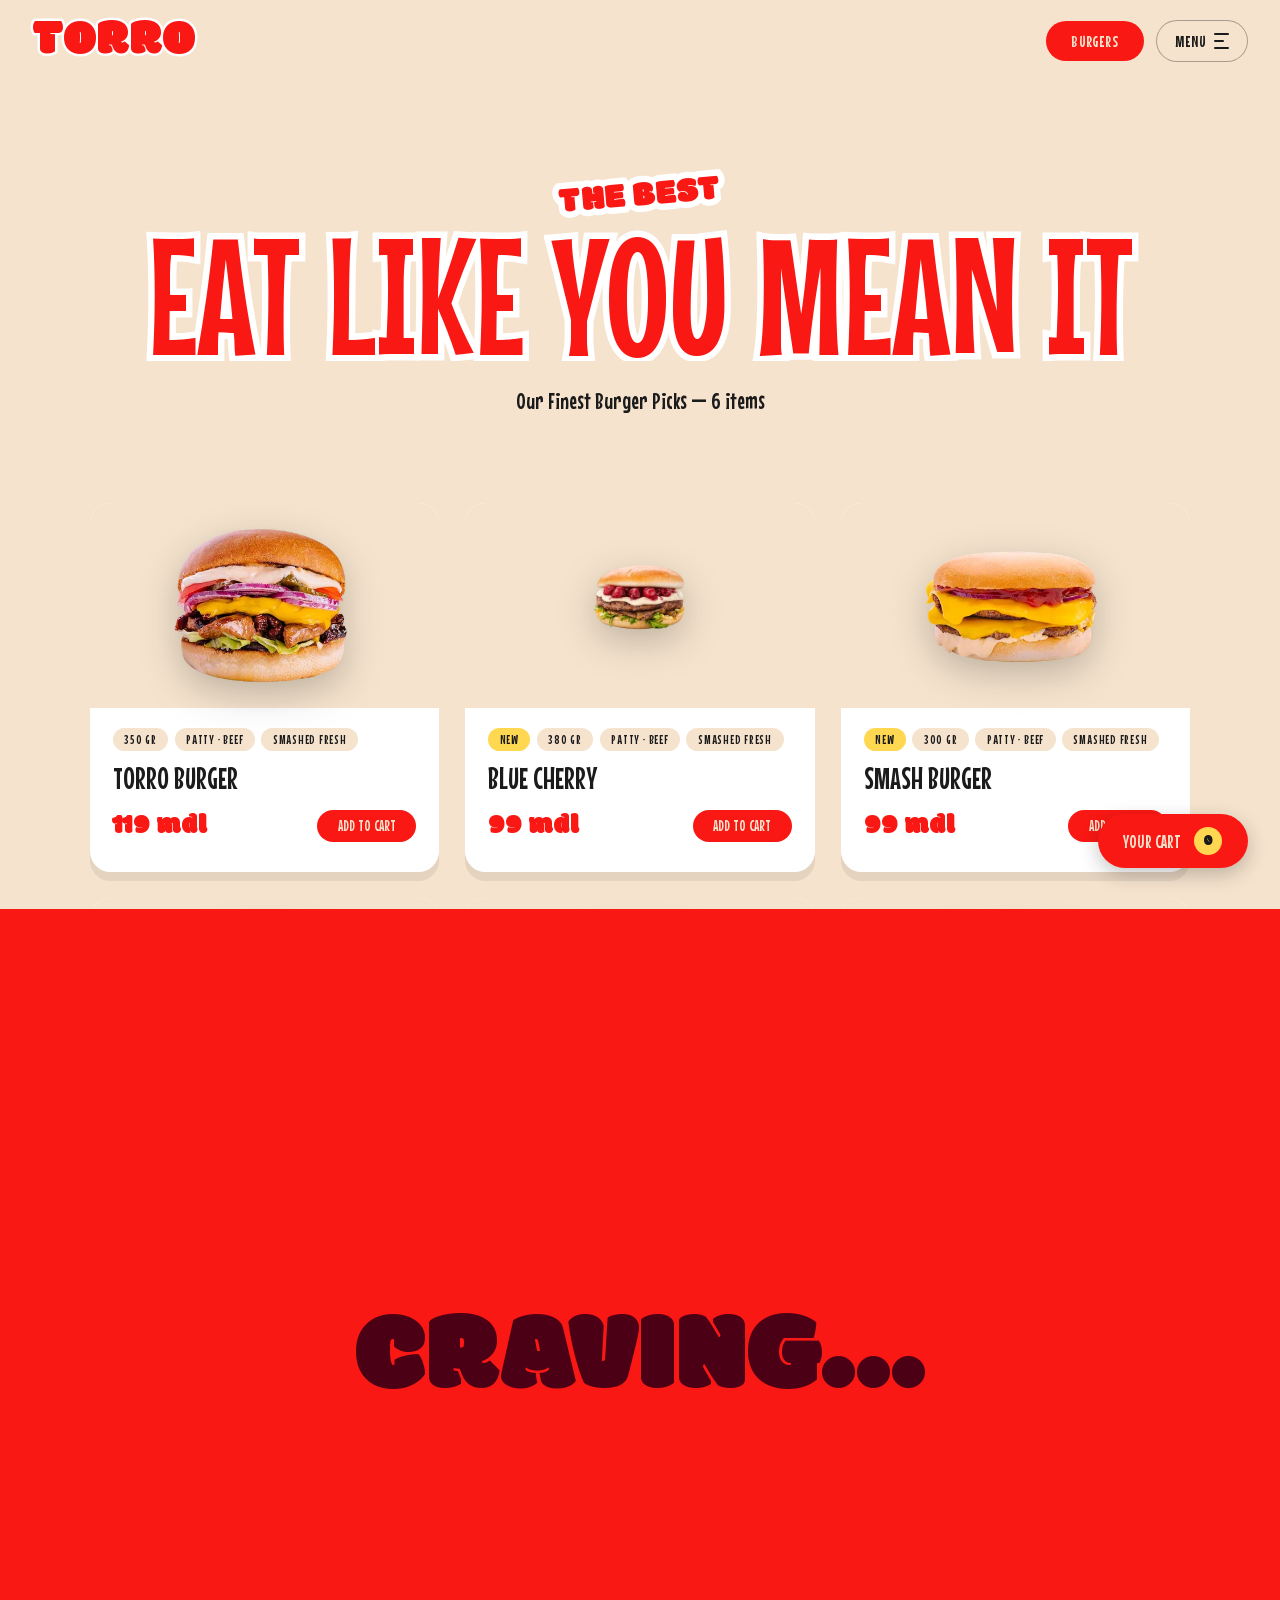
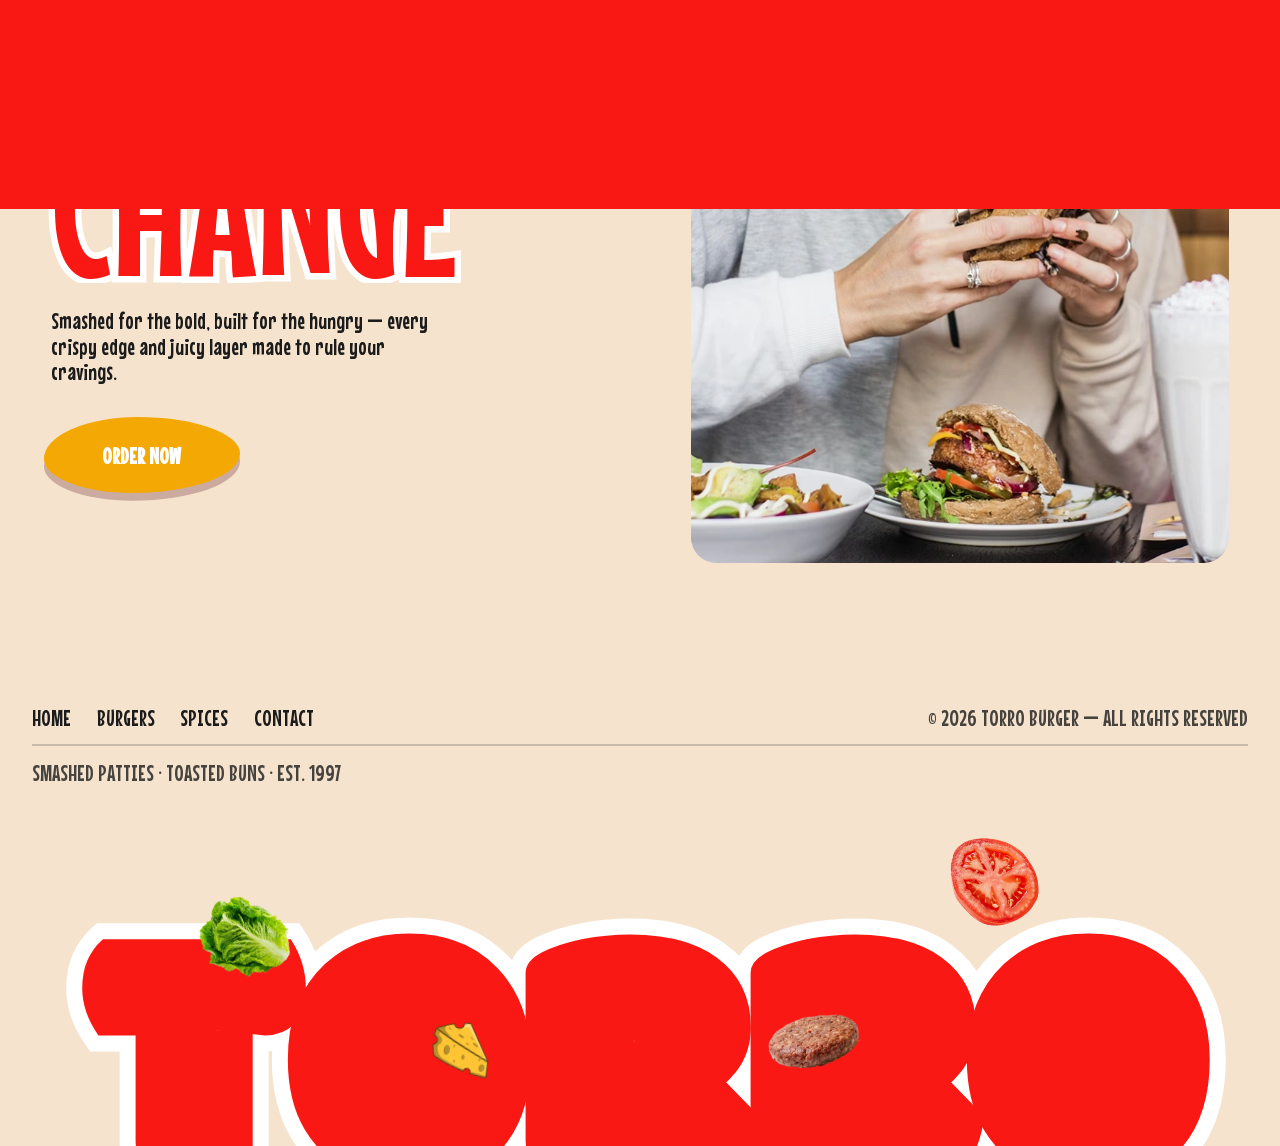
<file: menu/index.html>
<!DOCTYPE html>
<html lang="en">
<head>
<meta charset="utf-8">
<meta name="viewport" content="width=device-width, initial-scale=1">
<title>TORRO BURGER | Burgers Menu</title>
<meta name="description" content="TORRO BURGER menu — our finest picks.">
<link rel="icon" href="data:image/svg+xml,<svg xmlns='http://www.w3.org/2000/svg' viewBox='0 0 100 100'><text y='.9em' font-size='90'>🍔</text></svg>">
<link rel="preload" href="../assets/fonts/modak-EJRYQgs1XtIEskMA-hR77LKV.woff2" as="font" type="font/woff2" crossorigin>
<link rel="preload" href="../assets/fonts/mousememoirs-t5tmIRoSNJ-PH0WNNgDYxdSb3T7Pr7GEch8.woff2" as="font" type="font/woff2" crossorigin>
<link rel="stylesheet" href="../assets/css/style.css">
</head>
<body>

<div id="curtain"><span>Craving...</span></div>

<nav class="nav">
  <a class="logo" href="/">TORRO</a>
  <div class="right">
    <a class="pill" href="/menu/"><span class="roll"><b>Burgers</b><i>Burgers</i></span></a>
    <div class="menu-wrap">
      <button class="menu-btn" aria-label="Open menu">
        <span class="roll"><b>Menu</b><i>Menu</i></span>
        <span class="burger-icon"><span></span><span></span><span></span></span>
      </button>
      <div class="dropdown">
        <a href="/">Home</a>
        <a href="/#about">About</a>
        <a href="/spices/">Our Spices</a>
        <a href="/#locations">Locations</a>
        <a href="/contact/">Contact</a>
        <p class="est">Chișinău, Moldova</p>
      </div>
    </div>
  </div>
</nav>

<section class="page-hero">
  <p class="kicker fade-up">The best</p>
  <h1 class="reveal" data-split>Eat like you mean it</h1>
  <p class="text40 fade-up" style="margin-top:2vw">Our Finest Burger Picks — 6 items</p>
</section>

<section>
  <div class="cards" id="cards"></div>
</section>

<section class="cta" style="padding-top:6vw">
  <div class="tear tear-top"><svg viewBox="0 0 1440 46" preserveAspectRatio="none"><path d="M0 46 L0 18 L48 30 L96 8 L150 26 L210 6 L264 28 L318 10 L372 30 L430 8 L484 24 L540 4 L600 26 L654 10 L708 30 L760 6 L820 24 L874 8 L930 28 L985 10 L1040 30 L1095 6 L1150 26 L1205 8 L1260 28 L1315 10 L1370 26 L1440 12 L1440 46 Z" fill="#ffd750" transform="scale(1,-1) translate(0,-46)"/></svg></div>
  <div class="wrap" style="min-height:60svh">
    <div class="txt">
      <p class="kicker fade-up">FEEL IT</p>
      <h2 class="reveal" data-split>feel the Change</h2>
      <p class="lede fade-up">Smashed for the bold, built for the hungry — every crispy edge and juicy layer made to rule your cravings.</p>
      <a class="btn-blob" href="/#menu"><span class="bg"></span><span class="lb">Order Now</span></a>
    </div>
    <div class="photo"><img src="../assets/img/cta.webp" alt="Premium smashed burger on a wooden board"></div>
  </div>
</section>

<footer class="footer">
  <div class="top">
    <nav>
      <a href="/">Home</a>
      <a href="/menu/">Burgers</a>
      <a href="/spices/">Spices</a>
      <a href="/contact/">Contact</a>
    </nav>
    <p class="copy">© 2026 TORRO BURGER — All rights reserved</p>
  </div>
  <div class="rule"></div>
  <p class="tag">Smashed patties · toasted buns · est. 1997</p>
  <div class="big-wrap">
    <div class="veg veg1"><img src="../assets/img/lettuce.webp" alt=""></div>
    <div class="veg veg2"><img src="../assets/img/tomato.webp" alt=""></div>
    <div class="veg veg3"><img src="../assets/img/cheese-logo.webp" alt=""></div>
    <div class="veg veg4"><img src="../assets/img/meat.webp" alt=""></div>
    <h2 class="big">TORRO</h2>
  </div>
  <div class="m-only">
    <div class="rule2"></div>
    <p>Smashed patties · toasted buns · est. 1997<br>© 2026 TORRO BURGER — All rights reserved</p>
  </div>
</footer>

<script>
(function () {
  var BURGERS = [
    { n: 'torro burger', w: '350 gr', p: 119, patty: 'Beef' },
    { n: 'blue cherry', w: '380 gr', p: 99, patty: 'Beef', badge: 'NEW' },
    { n: 'smash burger', w: '300 gr', p: 99, patty: 'Beef', badge: 'NEW' },
    { n: 'el gran matador burger', w: '420 gr', p: 124, patty: 'Beef' },
    { n: 'classic cheeseburger', w: '330 gr', p: 89, patty: 'Beef' },
    { n: 'crispy chicken burger', w: '330 gr', p: 89, patty: 'Chicken' }
  ];
  function slug(n) {
    return n.toLowerCase().replace(/[^a-z0-9]+/g, '-').replace(/^-+|-+$/g, '');
  }
  var host = document.getElementById('cards');
  host.innerHTML = BURGERS.map(function (b, i) {
    var badge = b.badge ? '<span class="spec" style="background:var(--mustard)">' + b.badge + '</span>' : '';
    return '<div class="card-b fade-up">' +
      '<div class="img"><img loading="lazy" src="../assets/img/menu/' + slug(b.n) + '.webp" alt="' + b.n + '"></div>' +
      '<div class="body">' +
        '<div class="specs">' + badge + '<span class="spec">' + b.w + '</span><span class="spec">Patty \u00b7 ' + b.patty + '</span><span class="spec">Smashed fresh</span></div>' +
        '<h3>' + b.n + '</h3>' +
        '<div class="row"><span class="price">' + b.p + ' mdl</span><button class="add" data-i="' + i + '">Add to cart</button></div>' +
      '</div></div>';
  }).join('');

  host.addEventListener('click', function (e) {
    var btn = e.target.closest('.add');
    if (!btn) return;
    var b = BURGERS[+btn.dataset.i];
    if (window.TorroCart) TorroCart.add(b.n, b.p);
    btn.classList.add('done'); btn.textContent = 'Added!';
    setTimeout(function () { btn.classList.remove('done'); btn.textContent = 'Add to cart'; }, 1200);
  });
})();
</script>
<script src="../assets/js/lenis.min.js"></script>
<script src="../assets/js/cart.js"></script>
<script src="../assets/js/main.js"></script>
</body>
</html>
</file>
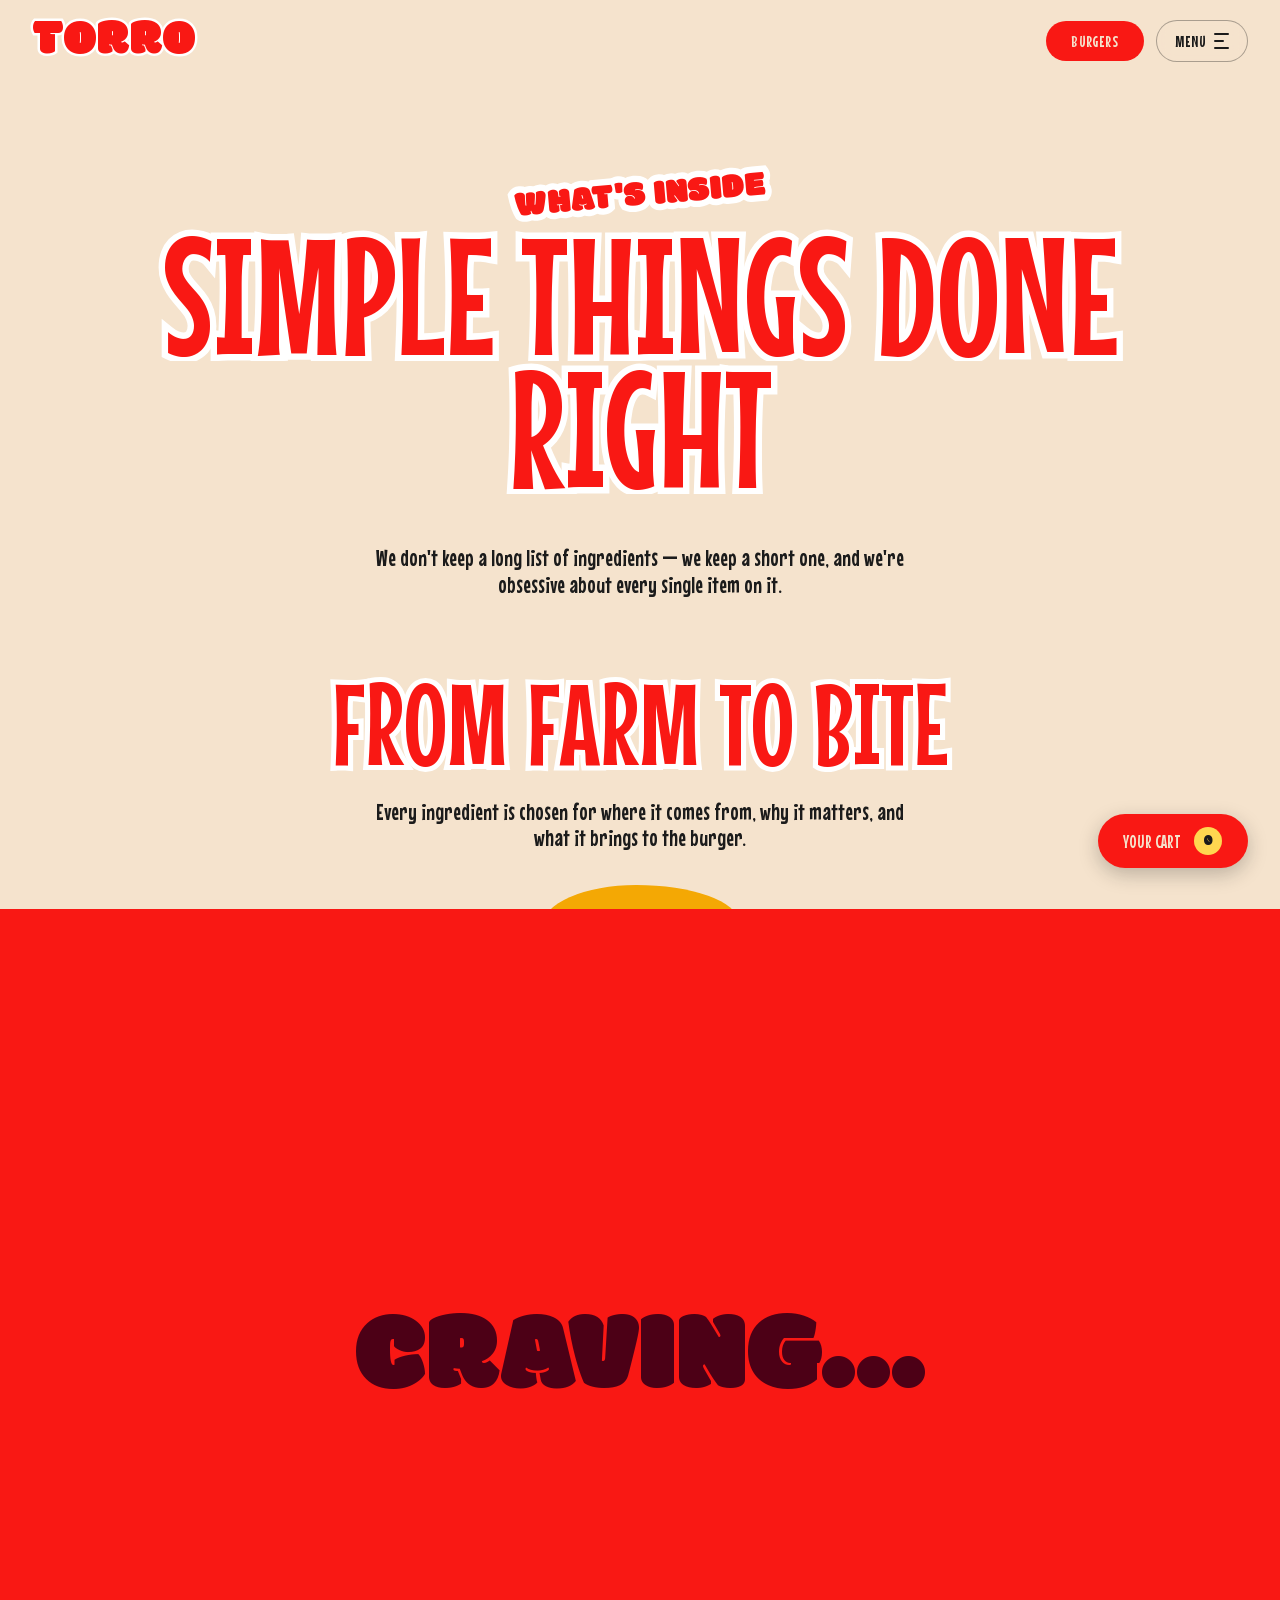
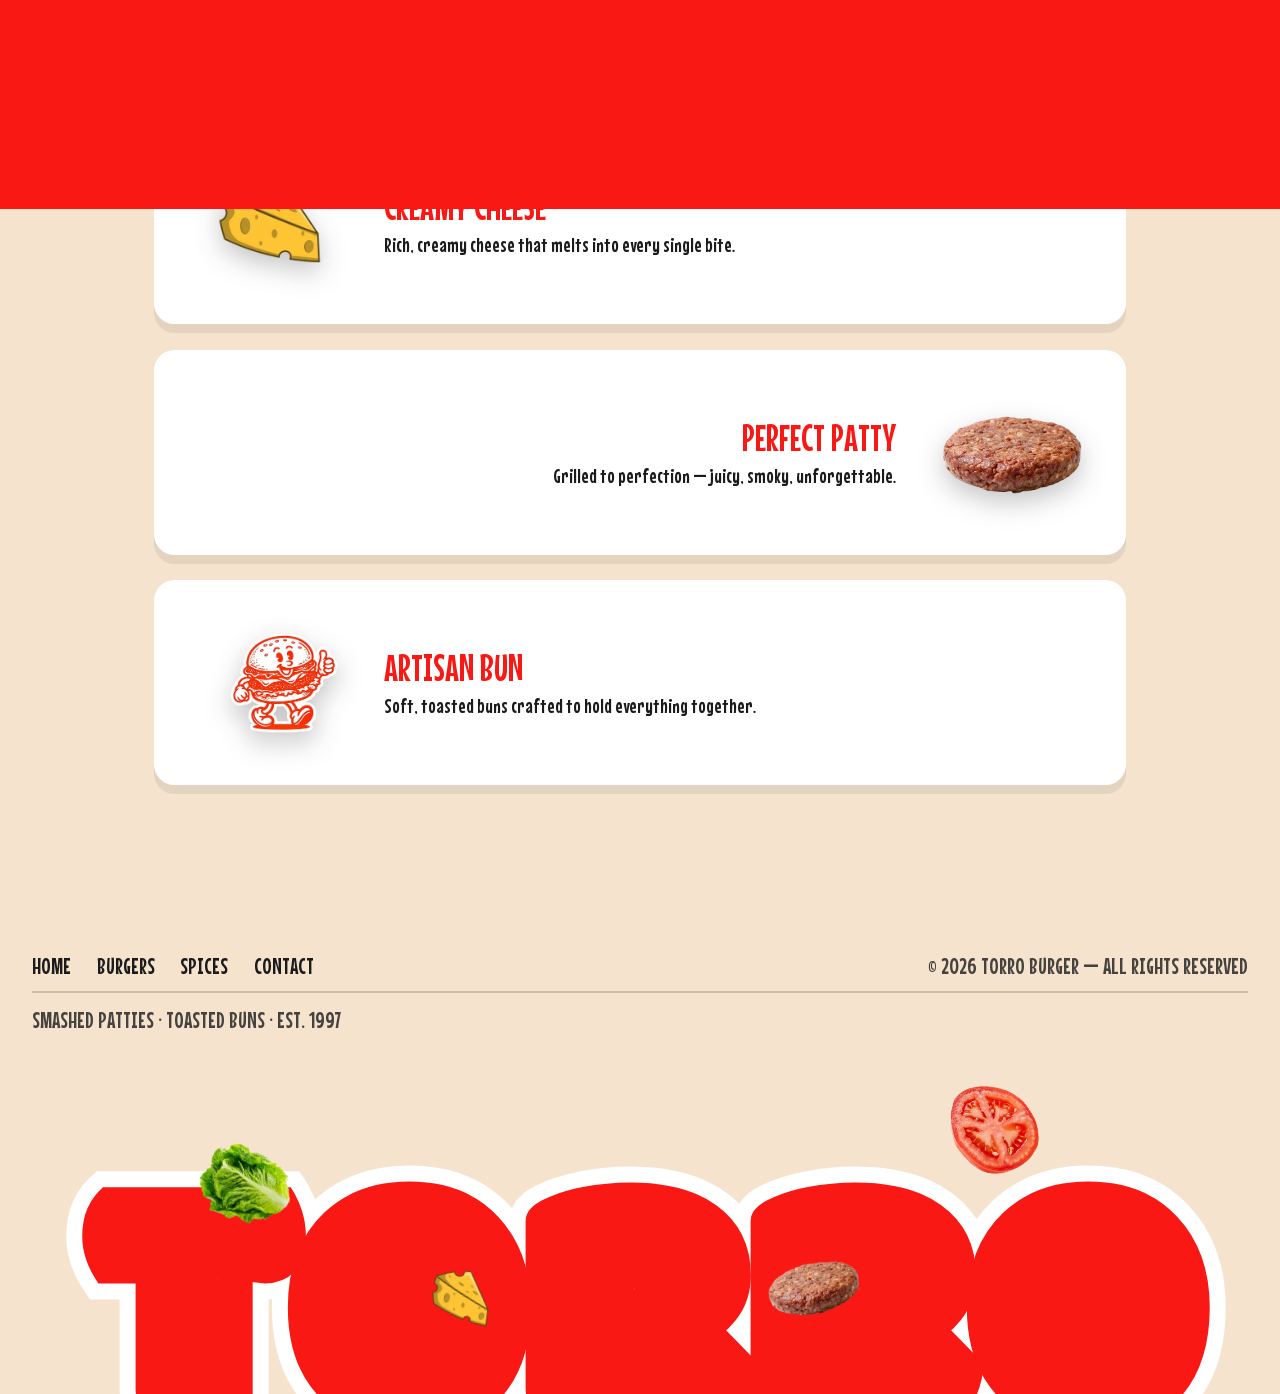
<file: spices/index.html>
<!DOCTYPE html>
<html lang="en">
<head>
<meta charset="utf-8">
<meta name="viewport" content="width=device-width, initial-scale=1">
<title>TORRO BURGER | Our Spices</title>
<meta name="description" content="What's inside — simple things done right.">
<link rel="icon" href="data:image/svg+xml,<svg xmlns='http://www.w3.org/2000/svg' viewBox='0 0 100 100'><text y='.9em' font-size='90'>🍔</text></svg>">
<link rel="preload" href="../assets/fonts/modak-EJRYQgs1XtIEskMA-hR77LKV.woff2" as="font" type="font/woff2" crossorigin>
<link rel="preload" href="../assets/fonts/mousememoirs-t5tmIRoSNJ-PH0WNNgDYxdSb3T7Pr7GEch8.woff2" as="font" type="font/woff2" crossorigin>
<link rel="stylesheet" href="../assets/css/style.css">
</head>
<body>

<div id="curtain"><span>Craving...</span></div>

<nav class="nav">
  <a class="logo" href="/">TORRO</a>
  <div class="right">
    <a class="pill" href="/menu/"><span class="roll"><b>Burgers</b><i>Burgers</i></span></a>
    <div class="menu-wrap">
      <button class="menu-btn" aria-label="Open menu">
        <span class="roll"><b>Menu</b><i>Menu</i></span>
        <span class="burger-icon"><span></span><span></span><span></span></span>
      </button>
      <div class="dropdown">
        <a href="/">Home</a>
        <a href="/#about">About</a>
        <a href="/spices/">Our Spices</a>
        <a href="/#locations">Locations</a>
        <a href="/contact/">Contact</a>
        <p class="est">Chișinău, Moldova</p>
      </div>
    </div>
  </div>
</nav>

<section class="page-hero">
  <p class="kicker fade-up">what's Inside</p>
  <h1 class="reveal" data-split>simple things done right</h1>
</section>

<section class="story">
  <div class="block">
    <p class="text40 fade-up" style="width:min(60%,700px);margin:0 auto">We don't keep a long list of ingredients — we keep a short one, and we're obsessive about every single item on it.</p>
  </div>
  <div class="block">
    <h2 class="reveal" data-split>from farm to bite</h2>
    <p class="fade-up">Every ingredient is chosen for where it comes from, why it matters, and what it brings to the burger.</p>
    <div style="margin-top:3vw">
      <a class="btn-blob" href="/menu/"><span class="bg"></span><span class="lb">Order Now</span></a>
    </div>
  </div>
  <div class="block">
    <h2 class="reveal" data-split>A story in every bite.</h2>
    <p class="fade-up">From fresh farms to your hands — every layer matters.</p>
  </div>
</section>

<section class="layers">
  <div class="layer fade-up">
    <div class="im"><img src="../assets/img/lettuce.webp" alt="Fresh greens"></div>
    <div><h3>Freshly Greens</h3><p>Crisp leaves picked fresh — the cool crunch under every patty.</p></div>
  </div>
  <div class="layer fade-up">
    <div class="im"><img src="../assets/img/tomato.webp" alt="Juicy tomatoes"></div>
    <div><h3>Juicy Tomatoes</h3><p>Sun-ripened tomatoes that bring natural sweetness and balance.</p></div>
  </div>
  <div class="layer fade-up">
    <div class="im"><img src="../assets/img/cheese-logo.webp" alt="Creamy cheese"></div>
    <div><h3>Creamy Cheese</h3><p>Rich, creamy cheese that melts into every single bite.</p></div>
  </div>
  <div class="layer fade-up">
    <div class="im"><img src="../assets/img/meat.webp" alt="Perfect patty"></div>
    <div><h3>Perfect Patty</h3><p>Grilled to perfection — juicy, smoky, unforgettable.</p></div>
  </div>
  <div class="layer fade-up">
    <div class="im"><img src="../assets/img/burger.webp" alt="Artisan bun"></div>
    <div><h3>Artisan Bun</h3><p>Soft, toasted buns crafted to hold everything together.</p></div>
  </div>
</section>

<footer class="footer">
  <div class="top">
    <nav>
      <a href="/">Home</a>
      <a href="/menu/">Burgers</a>
      <a href="/spices/">Spices</a>
      <a href="/contact/">Contact</a>
    </nav>
    <p class="copy">© 2026 TORRO BURGER — All rights reserved</p>
  </div>
  <div class="rule"></div>
  <p class="tag">Smashed patties · toasted buns · est. 1997</p>
  <div class="big-wrap">
    <div class="veg veg1"><img src="../assets/img/lettuce.webp" alt=""></div>
    <div class="veg veg2"><img src="../assets/img/tomato.webp" alt=""></div>
    <div class="veg veg3"><img src="../assets/img/cheese-logo.webp" alt=""></div>
    <div class="veg veg4"><img src="../assets/img/meat.webp" alt=""></div>
    <h2 class="big">TORRO</h2>
  </div>
  <div class="m-only">
    <div class="rule2"></div>
    <p>Smashed patties · toasted buns · est. 1997<br>© 2026 TORRO BURGER — All rights reserved</p>
  </div>
</footer>

<script src="../assets/js/lenis.min.js"></script>
<script src="../assets/js/cart.js"></script>
<script src="../assets/js/main.js"></script>
</body>
</html>
</file>
<file: assets/css/style.css>
/* CHERRY BURGER — design system */

@font-face {
  font-family: 'Modak';
  font-style: normal;
  font-weight: 400;
  font-display: swap;
  src: url('../fonts/modak-EJRYQgs1XtIEskMA-hR77LKV.woff2') format('woff2');
  unicode-range: U+0000-00FF, U+0131, U+0152-0153, U+02BB-02BC, U+02C6, U+02DA, U+02DC, U+2000-206F, U+20AC, U+2122;
}
@font-face {
  font-family: 'Modak';
  font-style: normal;
  font-weight: 400;
  font-display: swap;
  src: url('../fonts/modak-EJRYQgs1XtIEskMO-hR77LKVTy8.woff2') format('woff2');
  unicode-range: U+0100-02BA, U+02BD-02C5, U+02C7-02CC, U+1E00-1E9F, U+2020, U+20A0-20AB, U+20AD-20C0;
}
@font-face {
  font-family: 'Mouse Memoirs';
  font-style: normal;
  font-weight: 400;
  font-display: swap;
  src: url('../fonts/mousememoirs-t5tmIRoSNJ-PH0WNNgDYxdSb3T7Pr7GEch8.woff2') format('woff2');
  unicode-range: U+0000-00FF, U+0131, U+0152-0153, U+02BB-02BC, U+02C6, U+02DA, U+02DC, U+2000-206F, U+20AC, U+2122;
}
@font-face {
  font-family: 'Mouse Memoirs';
  font-style: normal;
  font-weight: 400;
  font-display: swap;
  src: url('../fonts/mousememoirs-t5tmIRoSNJ-PH0WNNgDYxdSb3TDPr7GEch8jrg.woff2') format('woff2');
  unicode-range: U+0100-02BA, U+02BD-02C5, U+02C7-02CC, U+1E00-1E9F, U+2020, U+20A0-20AB, U+20AD-20C0;
}

:root {
  --beige: #f5e3cd;
  --black: #1b1b1b;
  --red: #f91814;
  --mustard: #ffd750;
  --mustard-dark: #f4a804;
  --maroon: #4c0016;
  --green: #60a905;
  --brown: #662c00;
  --white: #fff;
  --font-modak: 'Modak', system-ui, sans-serif;
  --font-mouse: 'Mouse Memoirs', system-ui, sans-serif;
}

* { box-sizing: border-box; margin: 0; padding: 0; }
html { height: 100%; }
html.lenis, html.lenis body { height: auto; }
.lenis.lenis-smooth { scroll-behavior: auto !important; }

body {
  background: var(--beige);
  color: var(--black);
  font-family: var(--font-mouse);
  overflow-x: clip;
  min-height: 100%;
  -webkit-font-smoothing: antialiased;
}

img { max-width: 100%; display: block; }
a { color: inherit; text-decoration: none; }
button { font: inherit; background: none; border: none; cursor: pointer; color: inherit; }

.sr-only {
  position: absolute; width: 1px; height: 1px; padding: 0; margin: -1px;
  overflow: hidden; clip: rect(0,0,0,0); white-space: nowrap; border: 0;
}

/* ---------- type utilities ---------- */
.f-modak { font-family: var(--font-modak); }
.f-mouse { font-family: var(--font-mouse); }
.stroke-big   { -webkit-text-stroke: 2.5vw var(--white); paint-order: stroke fill; }
.stroke-180   { -webkit-text-stroke: 1vw var(--white); paint-order: stroke fill; }
.stroke-small { -webkit-text-stroke: 5px var(--white); paint-order: stroke fill; }
.stroke-thin  { -webkit-text-stroke: .35vw var(--white); paint-order: stroke fill; }
.text40 { font-size: 1.8vw; }
.text60 { font-size: 2.8vw; }
.heading300 { font-size: 15vw; font-family: var(--font-mouse); }
.upper { text-transform: uppercase; }

@media (max-width: 768px) {
  .text40 { font-size: 5vw; }
  .text60 { font-size: 6.5vw; }
  .heading300 { font-size: 24vw; }
}

/* ---------- word reveal animation ---------- */
.reveal .w {
  display: inline-block;
  transform: translateY(120%) rotate(6deg);
  opacity: 0;
  will-change: transform;
  transition: transform .9s cubic-bezier(.22,1,.36,1), opacity .6s ease;
}
.reveal.in .w { transform: translateY(0) rotate(0); opacity: 1; }
.reveal .wc { display: inline-block; overflow: clip; vertical-align: bottom; padding: 0 .06em; margin: 0 -.06em; }

.fade-up {
  opacity: 0; transform: translateY(4vw);
  transition: opacity .8s ease, transform .9s cubic-bezier(.22,1,.36,1);
}
.fade-up.in { opacity: 1; transform: none; }

/* ---------- video preloader ---------- */
#preloader {
  position: fixed; inset: 0; z-index: 10000;
  background: #000;
  display: flex; align-items: center; justify-content: center;
  transition: opacity .9s ease;
}
#preloader video {
  width: 100%; height: 100%; object-fit: cover;
}
#preloader.done { opacity: 0; pointer-events: none; }
#preloader .skip {
  position: absolute; bottom: 3vh; right: 3vw; z-index: 2;
  color: #fff; opacity: 0; font-family: var(--font-mouse);
  letter-spacing: .15em; text-transform: uppercase; font-size: 14px;
}

/* ---------- page transition curtain ---------- */
#curtain {
  position: fixed; inset: 0; z-index: 9999;
  pointer-events: none;
  display: flex; align-items: center; justify-content: center;
  background: var(--red);
  transform: translateY(101%);
}
#curtain.wipe-in { transition: transform .55s cubic-bezier(.65,0,.35,1); transform: translateY(0); }
#curtain.wipe-out { transition: transform .55s cubic-bezier(.65,0,.35,1); transform: translateY(-101%); }
#curtain span {
  font-family: var(--font-modak);
  color: var(--maroon);
  font-size: 9vw; text-transform: uppercase;
}

/* ---------- custom cursor: flying ingredients ---------- */
@media (hover:hover) and (pointer:fine) {
  .cursor-ing {
    position: fixed; top: 0; left: 0; z-index: 9998;
    width: 2.2vw; min-width: 28px; max-width: 44px;
    pointer-events: none; opacity: 0;
    transition: opacity .35s ease;
    will-change: transform;
    filter: drop-shadow(0 4px 8px rgba(27,27,27,.3));
  }
  body.cursor-on .cursor-ing { opacity: 1; }
}
@media (max-width: 768px), (hover:none) { .cursor-ing { display: none; } }

/* ---------- cart system ---------- */
.cart-chip {
  position: fixed; right: 2.5vw; bottom: 2.5vw; z-index: 500;
  background: var(--red); color: var(--beige);
  border-radius: 99px; padding: 1vw 2vw;
  font-family: var(--font-mouse); text-transform: uppercase; font-size: 1.4vw;
  box-shadow: 0 .5vw 1.5vw rgba(27,27,27,.25);
  display: flex; gap: 1vw; align-items: center;
  transition: transform .3s cubic-bezier(.34,1.56,.64,1);
}
.cart-chip:hover { transform: scale(1.05); }
.cart-chip .n {
  background: var(--mustard); color: var(--black);
  font-family: var(--font-modak);
  border-radius: 50%; width: 2.2vw; height: 2.2vw; min-width: 26px; min-height: 26px;
  display: flex; align-items: center; justify-content: center; font-size: 1.2vw;
}
.cart-chip.bump .n { animation: bump .4s cubic-bezier(.34,1.56,.64,1); }
@keyframes bump { 0%{transform:scale(1)} 40%{transform:scale(1.5)} 100%{transform:scale(1)} }
.cart-panel {
  position: fixed; right: 2.5vw; bottom: 7.5vw; z-index: 500;
  width: 26vw; min-width: 320px; max-height: 60vh; overflow-y: auto;
  background: var(--white); border-radius: 1.2vw; padding: 1.6vw;
  box-shadow: 0 1vw 3vw rgba(27,27,27,.25);
  opacity: 0; transform: translateY(1vw) scale(.97); pointer-events: none;
  transition: opacity .3s ease, transform .3s ease;
}
.cart-panel.open { opacity: 1; transform: none; pointer-events: auto; }
.cart-panel h4 { font-family: var(--font-mouse); font-weight: 400; text-transform: uppercase; font-size: 1.6vw; margin-bottom: 1vw; }
.cart-panel .line { display: flex; align-items: center; justify-content: space-between; gap: 1vw; font-size: 1.3vw; text-transform: uppercase; padding: .5vw 0; }
.cart-panel .line .nm2 { flex: 1; line-height: 1.05; }
.cart-panel .qty { display: flex; gap: .5vw; align-items: center; flex-shrink: 0; }
.cart-panel .qb {
  width: 1.6vw; height: 1.6vw; min-width: 22px; min-height: 22px;
  border-radius: 50%; background: var(--beige);
  font-family: var(--font-mouse); font-size: 1.1vw; line-height: 1;
  display: flex; align-items: center; justify-content: center;
  transition: background .2s ease, transform .2s ease;
}
.cart-panel .qb:hover { background: var(--mustard); transform: scale(1.1); }
.cart-panel .sum { font-family: var(--font-modak); color: var(--red); white-space: nowrap; }
.cart-panel .tot { border-top: 2px solid rgba(27,27,27,.15); margin-top: 1vw; padding-top: 1vw; display: flex; justify-content: space-between; font-size: 1.5vw; text-transform: uppercase; }
.cart-panel .empty { font-size: 1.3vw; opacity: .6; text-transform: uppercase; }
.cart-panel .co {
  margin-top: 1.2vw; width: 100%; text-align: center;
  background: var(--red); color: var(--beige);
  border-radius: 99px; padding: .9vw;
  font-family: var(--font-mouse); text-transform: uppercase; font-size: 1.4vw;
  transition: transform .25s ease;
}
.cart-panel .co:hover { transform: scale(1.03); }
.cart-panel .clear {
  margin-top: .6vw; width: 100%; text-align: center;
  font-family: var(--font-mouse); text-transform: uppercase; font-size: 1vw;
  opacity: .5; transition: opacity .2s ease;
}
.cart-panel .clear:hover { opacity: 1; }
.cart-panel .phones { margin-top: 1vw; }
.cart-panel .phones a {
  display: block; text-align: center; margin-top: .6vw;
  font-family: var(--font-mouse); font-size: 1.4vw; text-transform: uppercase;
  background: var(--mustard); border-radius: 99px; padding: .7vw;
  transition: transform .25s ease, background .25s ease;
}
.cart-panel .phones a:hover { transform: scale(1.04); background: var(--mustard-dark); }
.cart-panel .phones .loc { font-size: 1vw; opacity: .6; margin-top: .8vw; text-align: center; text-transform: uppercase; }
.menu-item .addb {
  flex-shrink: 0;
  width: 2.2vw; height: 2.2vw; min-width: 28px; min-height: 28px;
  border-radius: 50%; background: var(--mustard); color: var(--black);
  font-family: var(--font-mouse); font-size: 1.5vw; line-height: 1;
  display: flex; align-items: center; justify-content: center;
  transition: transform .25s ease, background .25s ease;
}
.menu-item .addb:hover { transform: scale(1.15) rotate(90deg); background: var(--white); }
.card-b .add {
  font-family: var(--font-mouse); text-transform: uppercase; font-size: 1.2vw;
  background: var(--red); color: var(--beige);
  padding: .6vw 1.6vw; border-radius: 99px;
  transition: transform .25s ease, background .25s ease;
}
.card-b .add:hover { transform: scale(1.06); }
.card-b .add.done { background: var(--green); }
@media (max-width:768px){
  .cart-chip { right: 4vw; bottom: 4vw; padding: 3vw 6vw; font-size: 4.4vw; gap: 3vw; }
  .cart-chip .n { width: 7vw; height: 7vw; font-size: 4vw; }
  .cart-panel { right: 4vw; bottom: 20vw; width: 92vw; border-radius: 4vw; padding: 5vw; max-height: 62vh; }
  .cart-panel h4 { font-size: 5.5vw; margin-bottom: 3vw; }
  .cart-panel .line { font-size: 4.2vw; padding: 1.6vw 0; }
  .cart-panel .qb { width: 6.5vw; height: 6.5vw; font-size: 4vw; }
  .cart-panel .tot { font-size: 4.8vw; margin-top: 3vw; padding-top: 3vw; }
  .cart-panel .empty { font-size: 4.2vw; }
  .cart-panel .co { font-size: 4.6vw; padding: 3vw; margin-top: 4vw; }
  .cart-panel .clear { font-size: 3.4vw; margin-top: 2vw; }
  .cart-panel .phones a { font-size: 4.4vw; padding: 2.6vw; margin-top: 2vw; }
  .cart-panel .phones .loc { font-size: 3.2vw; }
  .menu-item .addb { width: 8vw; height: 8vw; font-size: 4.6vw; }
  .card-b .add { font-size: 4vw; padding: 2vw 5vw; }
}

/* ---------- nav ---------- */
.nav {
  position: fixed; top: 0; left: 0; width: 100%; z-index: 999;
  display: flex; align-items: center; justify-content: space-between;
  padding: 1vw 2.5vw;
}
.nav .logo {
  font-family: var(--font-modak);
  color: var(--red);
  -webkit-text-stroke: 5px var(--white); paint-order: stroke fill;
  font-size: 4vw; line-height: 1.1;
  transition: transform .3s ease;
  display: inline-block;
}
.nav .logo:hover { transform: scale(1.05); }
.nav .right { display: flex; align-items: center; gap: 1vw; }
.nav .pill {
  font-family: var(--font-mouse); text-transform: uppercase;
  font-size: 1.3vw; letter-spacing: .025em;
  display: flex; align-items: center; justify-content: center;
  padding: .8vw 2vw; border-radius: 10vw;
  background: var(--red); color: var(--beige);
  transition: transform .3s ease;
}
.nav .pill:hover { transform: scale(1.05); }
.nav .menu-wrap { position: relative; }
.nav .menu-btn {
  display: flex; align-items: center; gap: .6vw;
  padding: .8vw 1.4vw; border-radius: 10vw;
  border: 1.5px solid rgba(27,27,27,.35);
  background: rgba(245,227,205,.6); backdrop-filter: blur(8px);
  font-family: var(--font-mouse); text-transform: uppercase;
  font-size: 1.3vw; letter-spacing: .025em;
  transition: transform .3s ease;
}
.nav .menu-btn:hover { transform: scale(1.05); }
.nav .burger-icon { position: relative; width: 1.2vw; height: 1.2vw; flex-shrink: 0; }
.nav .burger-icon span {
  position: absolute; left: 0; display: block; height: .15vw; min-height: 2px;
  background: var(--black); border-radius: 99px; transition: all .3s ease;
}
.nav .burger-icon span:nth-child(1) { top: 0; width: 100%; }
.nav .burger-icon span:nth-child(2) { top: 50%; width: 70%; transform: translateY(-50%); }
.nav .burger-icon span:nth-child(3) { bottom: 0; width: 100%; }
.nav .dropdown {
  position: absolute; top: calc(100% + 1vw); right: 0;
  width: 18vw; background: var(--red);
  border-radius: 1.2vw; padding: 1.5vw;
  opacity: 0; transform: translateY(-1vw) scale(.96); transform-origin: top right;
  pointer-events: none;
  transition: opacity .3s ease, transform .3s ease;
}
.nav .menu-wrap.open .dropdown { opacity: 1; transform: none; pointer-events: auto; }
.nav .dropdown a {
  display: block;
  font-family: var(--font-modak); font-size: 2.4vw; line-height: 1.15;
  text-transform: uppercase; color: var(--beige);
  transition: color .25s ease, transform .25s ease;
}
.nav .dropdown a:hover { color: var(--mustard); transform: scale(1.03); }
.nav .dropdown .est {
  margin-top: 1.5vw; padding-top: 1vw;
  border-top: 1px solid rgba(245,227,205,.2);
  font-family: var(--font-mouse); font-size: .9vw;
  text-transform: uppercase; letter-spacing: .2em; color: rgba(245,227,205,.85);
}

/* link roll-over (two stacked labels) */
.roll { display: inline-block; position: relative; overflow: clip; vertical-align: bottom; }
.roll b { display: block; font-weight: inherit; transition: transform .3s ease; }
.roll i { position: absolute; inset: 0; font-style: normal; transform: translateY(100%); transition: transform .3s ease; }
a:hover .roll b, button:hover .roll b { transform: translateY(-100%); }
a:hover .roll i, button:hover .roll i { transform: translateY(0); }

/* ---------- hero ---------- */
.hero {
  height: 100svh; width: 100%; position: relative;
  display: flex; flex-direction: column; justify-content: space-between; align-items: center;
  padding-top: 8vw;
}
.hero-title-wrap { position: relative; width: fit-content; height: fit-content; }
.hero-title {
  font-size: 30vw; line-height: .8; text-align: center;
  color: var(--red); font-family: var(--font-mouse); font-weight: 400;
  -webkit-text-stroke: 1vw var(--white); paint-order: stroke fill;
  white-space: nowrap;
}
.hero .sticker-note {
  position: absolute; z-index: 10;
  color: var(--mustard-dark);
  -webkit-text-stroke: 1vw var(--white); paint-order: stroke fill;
  font-family: var(--font-modak); font-size: 2.8vw; line-height: 1;
  text-align: center; text-transform: uppercase;
}
.hero .note-tl { top: 17%; left: 13vw; rotate: 15deg; }
.hero .note-br { top: 46%; right: 10vw; rotate: -15deg; }
.hero-burger {
  width: 40vw; height: 40vw; z-index: 20;
  position: absolute; top: 60%; left: 50%;
  translate: -50% -60%;
}
.hero-burger img {
  width: 100%; height: 100%; object-fit: contain;
  filter: drop-shadow(0 2vw 3vw rgba(27,27,27,.35));
}
.hero-sub {
  font-family: var(--font-modak);
  font-size: 15vw; line-height: 1; text-transform: uppercase;
  color: var(--mustard-dark);
  -webkit-text-stroke: 1vw var(--white); paint-order: stroke fill;
  position: relative; z-index: 20;
  translate: 0 -6vw;
  text-align: center;
}
.hero-bottom {
  position: absolute; bottom: 0; left: 0; width: 100%;
  display: flex; justify-content: flex-end;
  padding: 2vw 2.5vw;
}
.hero-ing {
  width: 23vw; text-align: right; line-height: 1;
  font-size: 1.8vw;
}
.hero-ing span { display: block; }

@media (max-width: 768px) {
  .hero { height: auto; min-height: 100svh; padding-top: 40vw; padding-bottom: 2vw; }
  .hero-title { font-size: 26vw; line-height: .85; }
  .hero .sticker-note { font-size: 6vw; }
  .hero .note-tl { top: 26vw; left: 4vw; rotate: 0deg; }
  .hero .note-br { top: 155vw; right: 5vw; rotate: 0deg; z-index: 30; }
  .hero-burger { width: 80vw; height: 80vw; position: absolute; top: 110vw; translate: -50% -50%; }
  .hero-sub { font-size: 20vw; translate: 0 0; margin-top: 46vw; }
  .hero-bottom { position: static; flex-direction: column; align-items: center; gap: 4vw; padding: 5vw; }
  .hero-ing { width: 100%; text-align: center; font-size: 5vw; }
}

/* ---------- torn edge divider ---------- */
.tear { position: absolute; left: 0; right: 0; z-index: 99; overflow-x: clip; pointer-events: none; line-height: 0; }
.tear svg { width: 100%; height: 3.5vw; display: block; }
.tear-top { top: -1px; }
.tear-bottom { bottom: -1px; transform: scaleY(-1); }

/* ---------- generic section headers ---------- */
.kicker {
  color: var(--red);
  -webkit-text-stroke: 1vw var(--white); paint-order: stroke fill;
  font-family: var(--font-modak); font-size: 2.8vw; line-height: 1;
  text-transform: uppercase; text-align: center;
  display: inline-block;
}
@media (max-width:768px){ .kicker { font-size: 7vw; } }

/* ---------- menu section (Torro) ---------- */
.menu-sec {
  position: relative; width: 100%;
  background: var(--red);
  padding: 10vw 0 8vw;
  z-index: 5;
}
.menu-sec .menu-head { text-align: center; position: relative; z-index: 2; }
.menu-sec .menu-kicker {
  color: var(--mustard-dark);
  -webkit-text-stroke: 1vw var(--white); paint-order: stroke fill;
  font-family: var(--font-modak); font-size: 2.8vw;
  text-transform: uppercase; display: inline-block; rotate: -5deg;
}
.menu-sec h2 {
  font-family: var(--font-mouse); font-weight: 400;
  font-size: 15vw; line-height: .8; text-transform: uppercase;
  color: var(--beige);
  -webkit-text-stroke: 1vw rgba(244,168,4,.3); paint-order: stroke fill;
}
.menu-sec .menu-note { color: var(--beige); font-size: 1.8vw; margin-top: 1.5vw; opacity: .9; }
.menu-cats {
  width: min(76vw, 1200px); margin: 5vw auto 0;
  display: flex; flex-direction: column; gap: 4.5vw;
}
.menu-cat h3 {
  font-family: var(--font-modak); font-size: 4.5vw; line-height: 1.1;
  color: var(--mustard);
  -webkit-text-stroke: .5vw var(--white); paint-order: stroke fill;
  text-transform: uppercase;
  margin-bottom: 1.6vw;
  rotate: -2deg; transform-origin: left bottom;
}
.menu-item {
  display: flex; align-items: center; gap: 1vw;
  padding: .55vw 0;
  color: var(--beige);
  font-size: 2vw; line-height: 1; text-transform: uppercase;
}
.menu-item .ph {
  width: 10vw; height: 10vw; object-fit: contain; flex-shrink: 0;
  filter: drop-shadow(0 .4vw .6vw rgba(0,0,0,.3));
  transition: transform .35s cubic-bezier(.34,1.56,.64,1);
}
.menu-item:hover .ph { transform: scale(1.22) rotate(-4deg); }
.menu-item .nm { white-space: nowrap; }
.menu-item .gr { font-size: 1.2vw; opacity: .65; white-space: nowrap; }
.menu-item .dots {
  flex: 1; min-width: 2vw;
  border-bottom: .18vw dotted rgba(245,227,205,.4);
  translate: 0 -.35vw;
}
.menu-item .pr {
  font-family: var(--font-modak);
  color: var(--mustard);
  font-size: 2.2vw; white-space: nowrap;
}
.menu-item .badge {
  font-size: 1vw; letter-spacing: .12em;
  background: var(--mustard); color: var(--black);
  padding: .25vw .8vw; border-radius: 99px;
  translate: 0 -.3vw;
}
/* staggered scroll-in */
.menu-item { opacity: 0; transform: translateY(2.5vw); transition: opacity .6s ease, transform .7s cubic-bezier(.22,1,.36,1); }
.menu-item.in { opacity: 1; transform: none; }
.menu-cat h3 { opacity: 0; transform: translateY(2.5vw) rotate(-2deg); transition: opacity .6s ease, transform .7s cubic-bezier(.22,1,.36,1); }
.menu-cat.in h3 { opacity: 1; transform: rotate(-2deg) translateY(0); }

@media (max-width: 768px) {
  .menu-sec { padding: 16vw 0 14vw; }
  .menu-sec .menu-kicker { font-size: 7vw; }
  .menu-sec h2 { font-size: 22vw; line-height: .85; }
  .menu-sec .menu-note { font-size: 4.2vw; padding: 0 6vw; }
  .menu-cats { width: 88vw; gap: 12vw; }
  .menu-cat h3 { font-size: 11vw; -webkit-text-stroke: 1.2vw var(--white); margin-bottom: 5vw; }
  .menu-item { font-size: 4.6vw; padding: 1.6vw 0; gap: 2vw; }
  .menu-item .ph { width: 24vw; height: 24vw; }
  .menu-item .nm { white-space: normal; line-height: 1.05; }
  .menu-item .gr { font-size: 3vw; }
  .menu-item .pr { font-size: 5vw; }
  .menu-item .badge { font-size: 2.6vw; padding: .8vw 2.4vw; }
  .menu-item .dots { border-bottom-width: .5vw; }
}

/* ---------- about ---------- */
.about {
  position: relative; z-index: 100; width: 100%;
  text-align: center; padding: 6vw 0;
  display: flex; flex-direction: column; gap: 2vw;
  overflow: clip;
}
.about .head { position: relative; display: flex; flex-direction: column; gap: 1vw; }
.about .kicker { rotate: -5deg; position: relative; top: -1vw; }
.about h2 {
  font-size: 15vw; font-family: var(--font-mouse); font-weight: 400;
  line-height: .75; text-transform: uppercase;
  color: var(--red);
  -webkit-text-stroke: 1vw var(--white); paint-order: stroke fill;
  width: 70%; margin: 0 auto;
}
.about .lede { width: 45%; margin: 2vw auto 0; font-size: 1.8vw; line-height: 1.1; }
.about-gallery {
  display: grid; grid-template-columns: repeat(3, auto); gap: 1vw;
  justify-content: center; margin: 2vw auto 0; padding: 0 10vw 2vw;
  position: relative;
}
.about-gallery .ph {
  height: 25vw; width: 20vw; border-radius: 1vw; overflow: hidden;
}
.about-gallery .ph img { width: 100%; height: 100%; object-fit: cover; transition: transform .6s ease; }
.about-gallery .ph:hover img { transform: scale(1.06); }
.about .selfie-sticker {
  position: absolute; width: 15vw; top: -12vw; left: 5vw; z-index: 50;
  rotate: -8deg;
  filter: drop-shadow(0 9px 12px rgba(0,0,0,.25));
}
@media (max-width:768px){
  .about { padding: 12vw 0; gap: 6vw; }
  .about h2 { width: 96%; font-size: 24vw; }
  .about .lede { width: 90%; font-size: 5vw; }
  .about-gallery { display: flex; align-items: flex-end; padding: 0 4vw 8vw; gap: 2vw; }
  .about-gallery .ph { width: 35vw; height: 44vw; flex-shrink: 0; border-radius: 2.5vw; }
  .about-gallery .ph:nth-child(4) { display: none; }
  .about .selfie-sticker { width: 25vw; top: -26vw; left: -4vw; }
}

/* big cta button (mustard blob) */
.btn-blob {
  position: relative; display: block; width: fit-content; margin: 0 auto;
  user-select: none;
}
.btn-blob .bg {
  position: absolute; inset: -8% -4%;
  background: var(--mustard-dark);
  border-radius: 48% 52% 55% 45% / 55% 48% 52% 45%;
  transition: transform .35s cubic-bezier(.34,1.56,.64,1), background .3s ease;
  box-shadow: 0 .6vw 0 rgba(76,0,22,.25);
}
.btn-blob:hover .bg { transform: scale(1.06) rotate(-2deg); background: var(--mustard); }
.btn-blob .lb {
  position: relative; z-index: 10; display: inline-block;
  color: var(--white); text-transform: uppercase; font-weight: 700;
  font-size: 1.8vw; padding: 1.5vw 4vw;
  -webkit-text-stroke: 0;
}
@media (max-width:768px){ .btn-blob .lb { font-size: 5vw; padding: 4vw 10vw; } }

/* ---------- experience (red) ---------- */
.exp {
  position: relative; width: 100%; background: var(--red);
  margin-top: 0; padding-bottom: 0; z-index: 4;
  display: flex; flex-direction: column; align-items: center;
  overflow: clip;
}
.exp-inner { position: relative; width: 100%; display: flex; flex-direction: column; align-items: center; padding-top: 6vw; }
.exp .kicker { color: var(--red); rotate: -8deg; position: absolute; top: 5vw; left: 50%; translate: -50% 0; z-index: 30; }
.exp h2 {
  text-align: center; font-size: 15vw; line-height: .75;
  font-family: var(--font-mouse); font-weight: 400; text-transform: uppercase;
  color: var(--beige); position: relative; z-index: 20;
  margin-top: 8vw; width: 100%;
}
.exp .fries-sticker { position: absolute; width: 14vw; top: 5vw; left: 5vw; z-index: 50; rotate: -6deg; filter: drop-shadow(0 9px 12px rgba(0,0,0,.3)); }
.exp .burger-sticker { position: absolute; width: 18vw; top: 20vw; right: 2vw; z-index: 50; rotate: 8deg; filter: drop-shadow(0 9px 12px rgba(0,0,0,.3)); }
.exp-hands { display: flex; align-items: flex-end; justify-content: space-between; width: 100%; position: relative; }
.exp-hands .col { color: var(--beige); font-size: 1.8vw; line-height: 1.1; text-transform: uppercase; z-index: 20; padding: 0 0 2vw 2vw; white-space: nowrap; }
.exp-hands .col.right { text-align: right; padding: 0 2vw 2vw 0; }
.exp-hands .center { width: 80vw; position: relative; z-index: 10; translate: 0 .5vw; }
.exp-hands .center > img { width: 100%; height: auto; object-fit: contain; position: relative; z-index: 10; }
.exp-hands .bold-note {
  position: absolute; z-index: 20;
  color: var(--mustard-dark);
  -webkit-text-stroke: 1vw var(--white); paint-order: stroke fill;
  font-family: var(--font-modak); font-size: 2.8vw; line-height: 1;
  width: 10vw; text-align: center; text-transform: uppercase;
  bottom: 10vw; right: 4vw; rotate: 15deg;
}
@media (max-width:768px){
  .exp .kicker { font-size: 7vw; }
  .exp h2 { font-size: 14vw; margin-top: 15vw; }
  .exp .fries-sticker { width: 25vw; top: 30vw; left: -4vw; }
  .exp .burger-sticker { width: 35vw; top: 35vw; right: -6vw; }
  .exp-hands { flex-direction: column; align-items: center; margin-top: 15vw; position: relative; }
  .exp-hands .center { width: 100vw; }
  .exp-hands .col { position: absolute; bottom: -2vw; left: 0; font-size: 6vw; padding: 0 0 0 3vw; }
  .exp-hands .col.right { left: auto; right: 0; padding: 0 3vw 0 0; }
  .exp-hands .bold-note { font-size: 6.5vw; width: 22vw; bottom: 24vw; right: 2vw; }
}

/* cheesy parallax band */
.cheesy {
  position: relative; height: 160vh; width: 100%; overflow: clip; z-index: 3;
}
.cheesy img { width: 100%; height: 120%; object-fit: cover; position: relative; top: -10%; will-change: transform; }
@media (max-width:768px){ .cheesy { height: 70vh; } }

/* ---------- take away (mustard) ---------- */
.away {
  position: relative; width: 100%; background: var(--mustard);
  overflow: hidden; z-index: 4;
}
.away .inner { position: relative; height: 163vw; width: 100%; }
.away .plane { position: absolute; top: 4vw; left: 2vw; width: 15vw; pointer-events: none; z-index: 5; }
.away .head { position: relative; z-index: 10; padding-top: 14vw; margin-left: 6vw; }
.away .kicker { color: var(--mustard-dark); rotate: -7deg; margin-left: 1vw; display: inline-block; }
.away h2 {
  color: var(--white);
  -webkit-text-stroke: 1vw rgba(244,168,4,.3); paint-order: stroke fill;
  font-size: 15vw; line-height: .85; font-family: var(--font-mouse); font-weight: 400;
  width: 80vw; text-transform: uppercase; margin-top: 1vw;
}
.away .lede { font-size: 1.8vw; width: 30vw; margin: 2vw 0 0 1vw; line-height: 1.1; }
.away .stop { position: absolute; display: flex; flex-direction: column; gap: 1.5vw; z-index: 20; }
.away .stop .city {
  color: var(--red); text-transform: uppercase;
  font-family: var(--font-modak); font-size: 1.8vw; line-height: .9;
  -webkit-text-stroke: 5px var(--white); paint-order: stroke fill;
}
.away .stop .ph { width: 14vw; height: 17vw; border-radius: 1vw; overflow: hidden; }
.away .stop .ph img { width: 100%; height: 100%; object-fit: cover; }
.away .s1 { right: 5vw; top: 50vw; align-items: flex-end; }
.away .s1 .city { rotate: 7deg; text-align: right; }
.away .s2 { left: 35vw; top: 64vw; align-items: flex-start; }
.away .s2 .city { rotate: -7deg; }
.away .s3 { right: 20vw; top: 80vw; align-items: flex-end; }
.away .s3 .city { rotate: 12deg; text-align: right; }
.away .s4 { left: 15vw; top: 105vw; align-items: flex-start; }
.away .s4 .city { rotate: -12deg; }
.away .s5 { right: 14vw; top: 130vw; align-items: flex-end; }
.away .s5 .city { rotate: 6deg; text-align: right; }
.away .route { position: absolute; inset: 0; z-index: 1; width: 100%; height: 100%; }
.away .route path { fill: none; stroke: rgba(102,44,0,.5); stroke-width: .35vw; stroke-dasharray: 1.2vw 1.6vw; stroke-linecap: round; }

/* mobile take-away */
.away-m { display: none; }
@media (max-width:768px){
  .away { display: none; }
  .away-m {
    display: block; position: relative; background: var(--mustard);
    padding: 18vw 0 14vw; z-index: 4; overflow: clip;
  }
  .away-m .kicker { color: var(--mustard-dark); font-size: 7vw; margin-left: 5vw; }
  .away-m h2 {
    color: var(--white); -webkit-text-stroke: 1.4vw rgba(244,168,4,.3); paint-order: stroke fill;
    font-size: 17vw; line-height: .85; font-family: var(--font-mouse); font-weight: 400;
    text-transform: uppercase; margin: 2vw 5vw 0;
  }
  .away-m .lede { font-size: 5vw; margin: 5vw; line-height: 1.15; }
  .away-m .strip { display: flex; gap: 4vw; overflow-x: auto; padding: 6vw 5vw; -webkit-overflow-scrolling: touch; scrollbar-width: none; }
  .away-m .strip::-webkit-scrollbar { display: none; }
  .away-m .stop { flex-shrink: 0; display: flex; flex-direction: column; gap: 2vw; }
  .away-m .city {
    color: var(--red); text-transform: uppercase;
    font-family: var(--font-modak); font-size: 6vw; line-height: 1;
    -webkit-text-stroke: 4px var(--white); paint-order: stroke fill;
  }
  .away-m .ph { width: 56vw; height: 66vw; border-radius: 3vw; overflow: hidden; }
  .away-m .ph img { width: 100%; height: 100%; object-fit: cover; }
}

/* ---------- cta ---------- */
.cta {
  position: relative; width: 100%; background: var(--beige);
  padding-top: 14vw; overflow: clip;
}
.cta .wrap {
  min-height: 100svh; margin: 0 0 8vw; position: relative;
  display: flex; align-items: center; justify-content: center; gap: 3vw;
  padding: 0 4vw;
}
.cta .txt { width: 55vw; display: flex; flex-direction: column; gap: 2vw; align-items: flex-start; }
.cta .kicker { rotate: -7deg; margin-left: .5vw; font-size: 2.8vw; }
.cta h2 {
  color: var(--red);
  -webkit-text-stroke: 1vw var(--white); paint-order: stroke fill;
  font-size: 15vw; line-height: .78; font-family: var(--font-mouse); font-weight: 400;
  text-transform: uppercase;
}
.cta .lede { font-size: 1.8vw; width: 30vw; line-height: 1.1; }
.cta .btn-blob { margin: 1vw 0 0; }
.cta .photo { width: 42vw; height: 56vw; border-radius: 2vw; overflow: hidden; flex-shrink: 0; }
.cta .photo img { width: 100%; height: 100%; object-fit: cover; }
.cta .boy-sticker {
  position: absolute; z-index: 22; width: 13vw;
  bottom: 1vw; left: 42%; rotate: -45deg;
  filter: drop-shadow(0 9px 12px rgba(0,0,0,.25));
}
@media (max-width:768px){
  .cta { padding-top: 12vw; }
  .cta .wrap { flex-direction: column; margin: 0 0 2vw; gap: 6vw; min-height: 0; }
  .cta .txt { width: 100%; align-items: center; gap: 4vw; }
  .cta .kicker { font-size: 7vw; rotate: 0deg; }
  .cta h2 { font-size: 20vw; line-height: .85; text-align: center; }
  .cta .lede { width: 92%; font-size: 4.2vw; text-align: center; }
  .cta .photo { width: 100%; height: 50vh; border-radius: 4vw; }
  .cta .boy-sticker { width: 30vw; bottom: 62vw; left: 2vw; }
}

/* ---------- locations (Torro) ---------- */
.locs {
  position: relative; background: var(--beige);
  padding: 6vw 2.5vw 2vw; z-index: 10;
}
.locs .head { text-align: center; margin-bottom: 3.5vw; }
.locs .kicker { rotate: -4deg; }
.locs h2 {
  font-family: var(--font-mouse); font-weight: 400; text-transform: uppercase;
  font-size: 8vw; line-height: .9; color: var(--red);
  -webkit-text-stroke: .8vw var(--white); paint-order: stroke fill;
}
.locs .grid {
  display: grid; grid-template-columns: repeat(3, 1fr); gap: 2vw;
  width: min(86vw, 1400px); margin: 0 auto;
}
.locs .card {
  background: var(--white); border-radius: 1.4vw;
  padding: 2.4vw 2vw; text-align: center;
  box-shadow: 0 .7vw 0 rgba(27,27,27,.08);
  transition: transform .35s cubic-bezier(.34,1.56,.64,1);
}
.locs .card:hover { transform: translateY(-.6vw) rotate(-1deg); }
.locs .card h3 {
  font-family: var(--font-modak); text-transform: uppercase;
  color: var(--red); font-size: 2.6vw; line-height: 1;
  -webkit-text-stroke: 4px var(--white); paint-order: stroke fill;
  margin-bottom: 1vw;
}
.locs .card .adr { font-size: 1.7vw; line-height: 1.15; text-transform: uppercase; }
.locs .card .tel {
  display: inline-block; margin-top: 1vw;
  font-family: var(--font-mouse); font-size: 1.9vw;
  color: var(--black); background: var(--mustard);
  padding: .5vw 1.6vw; border-radius: 99px;
  transition: transform .3s ease, background .3s ease;
}
.locs .card .tel:hover { transform: scale(1.06); background: var(--mustard-dark); }
.locs .card .hrs { margin-top: .8vw; font-size: 1.4vw; opacity: .7; }
@media (max-width:768px){
  .locs { padding: 14vw 5vw 6vw; }
  .locs h2 { font-size: 16vw; -webkit-text-stroke: 2vw var(--white); }
  .locs .grid { grid-template-columns: 1fr; gap: 5vw; width: 100%; }
  .locs .card { border-radius: 4vw; padding: 7vw 5vw; }
  .locs .card h3 { font-size: 8.5vw; margin-bottom: 3vw; }
  .locs .card .adr { font-size: 5vw; }
  .locs .card .tel { font-size: 5.5vw; padding: 2vw 6vw; margin-top: 3.5vw; }
  .locs .card .hrs { font-size: 4vw; margin-top: 2.5vw; }
}

/* ---------- footer ---------- */
.footer { position: relative; width: 100%; overflow: hidden; padding: 3vw 2.5vw 0; background: var(--beige); }
.footer .top {
  position: relative; z-index: 30;
  display: flex; align-items: center; justify-content: space-between; gap: 2vw;
  padding-bottom: 1vw;
}
.footer nav { display: flex; flex-wrap: wrap; align-items: center; gap: 2vw; }
.footer nav a { font-size: 1.8vw; text-transform: uppercase; transition: color .3s ease; }
.footer nav a:hover { color: var(--red); }
.footer .copy { font-size: 1.8vw; text-transform: uppercase; opacity: .8; }
.footer .rule { height: 2px; width: 100%; background: rgba(27,27,27,.2); position: relative; z-index: 30; }
.footer .tag { padding-top: 1vw; font-size: 1.8vw; text-transform: uppercase; opacity: .8; position: relative; z-index: 30; }
.footer .big-wrap { margin-top: 8vw; position: relative; min-height: 18vw; }
.footer .big {
  font-family: var(--font-modak); font-size: 28vw; line-height: .72;
  text-align: center; color: var(--red);
  -webkit-text-stroke: 2.5vw var(--white); paint-order: stroke fill;
  position: relative; z-index: 10; translate: 0 6vw;
}
.footer .veg { position: absolute; z-index: 20; pointer-events: none; }
.footer .veg img { width: 100%; }
.footer .veg1 { width: 9vw; bottom: 13vw; left: 12vw; rotate: -20deg; }
.footer .veg2 { width: 8vw; bottom: 17vw; right: 16vw; rotate: 14deg; }
.footer .veg3 { width: 7vw; bottom: 4vw; left: 30vw; rotate: 10deg; }
.footer .veg4 { width: 8vw; bottom: 6vw; right: 30vw; rotate: -12deg; }
.footer .m-only { display: none; }
@media (max-width:768px){
  .footer { padding: 8vw 5vw 0; }
  .footer .top { flex-direction: column; align-items: center; gap: 4vw; }
  .footer nav { gap: 5vw 5vw; justify-content: center; }
  .footer nav a { font-size: 5vw; }
  .footer .copy { display: none; }
  .footer .rule, .footer .tag { display: none; }
  .footer .big-wrap { margin-top: 10vw; }
  .footer .big { font-size: 31vw; translate: 0 4vw; }
  .footer .veg1 { width: 16vw; bottom: 24vw; left: 4vw; }
  .footer .veg2 { width: 15vw; bottom: 28vw; right: 5vw; }
  .footer .veg3 { width: 13vw; bottom: 4vw; left: 12vw; }
  .footer .veg4 { width: 14vw; bottom: 6vw; right: 12vw; }
  .footer .m-only {
    display: block; position: relative; z-index: 30; margin-top: 10vw;
    text-align: center; padding-bottom: 5vw;
  }
  .footer .m-only .rule2 { height: 2px; width: 100%; background: rgba(27,27,27,.2); margin-bottom: 4vw; }
  .footer .m-only p { font-size: 4.2vw; text-transform: uppercase; opacity: .8; line-height: 1.5; }
}

/* ---------- inner pages ---------- */
.page-hero { padding: 14vw 2.5vw 4vw; text-align: center; position: relative; }
.page-hero .kicker { rotate: -5deg; }
.page-hero h1 {
  font-family: var(--font-mouse); font-weight: 400; text-transform: uppercase;
  font-size: 13vw; line-height: .8; color: var(--red);
  -webkit-text-stroke: 1vw var(--white); paint-order: stroke fill;
  margin-top: 1vw;
}
@media (max-width:768px){
  .page-hero { padding-top: 34vw; }
  .page-hero h1 { font-size: 20vw; line-height: .85; }
}

/* menu page cards */
.cards {
  display: grid; grid-template-columns: repeat(3, 1fr); gap: 2vw;
  width: min(86vw, 1500px); margin: 3vw auto 8vw;
}
.card-b {
  background: var(--white); border-radius: 1.6vw; overflow: hidden;
  display: flex; flex-direction: column;
  box-shadow: 0 .7vw 0 rgba(27,27,27,.08);
  transition: transform .35s cubic-bezier(.34,1.56,.64,1);
}
.card-b:hover { transform: translateY(-.6vw); }
.card-b .img { height: 16vw; background: var(--beige); display: flex; align-items: center; justify-content: center; }
.card-b .img img { height: 88%; width: auto; object-fit: contain; filter: drop-shadow(0 1vw 1.4vw rgba(27,27,27,.25)); }
.card-b .body { padding: 1.6vw 1.8vw 2vw; display: flex; flex-direction: column; gap: .9vw; flex: 1; }
.card-b .specs { display: flex; flex-wrap: wrap; gap: .5vw; }
.card-b .spec {
  font-size: 1vw; text-transform: uppercase; letter-spacing: .06em;
  background: var(--beige); border-radius: 99px; padding: .3vw .9vw;
}
.card-b h3 { font-family: var(--font-mouse); font-weight: 400; text-transform: uppercase; font-size: 2.4vw; line-height: 1; margin-top: auto; }
.card-b .row { display: flex; align-items: center; justify-content: space-between; }
.card-b .price { font-family: var(--font-modak); color: var(--red); font-size: 2.2vw; }
@media (max-width:768px){
  .cards { grid-template-columns: 1fr; gap: 6vw; width: 90vw; margin-bottom: 16vw; }
  .card-b { border-radius: 5vw; }
  .card-b .img { height: 52vw; }
  .card-b .body { padding: 5vw; gap: 3vw; }
  .card-b .spec { font-size: 3vw; padding: 1vw 3vw; }
  .card-b h3 { font-size: 7.5vw; }
  .card-b .price { font-size: 7vw; }
}

/* contact page */
.contact-wrap { width: min(70vw, 1100px); margin: 0 auto 8vw; }
.contact-form { display: flex; flex-direction: column; gap: 1.6vw; margin-top: 3vw; }
.contact-form .row2 { display: grid; grid-template-columns: 1fr 1fr; gap: 1.6vw; }
.contact-form input, .contact-form textarea {
  font-family: var(--font-mouse); font-size: 1.8vw; text-transform: uppercase;
  background: var(--white); border: 2px solid transparent; border-radius: 1vw;
  padding: 1.4vw 1.6vw; color: var(--black); outline: none; width: 100%;
  transition: border-color .3s ease;
}
.contact-form input:focus, .contact-form textarea:focus { border-color: var(--red); }
.contact-form textarea { min-height: 14vw; resize: vertical; }
@media (max-width:768px){
  .contact-wrap { width: 90vw; margin-bottom: 16vw; }
  .contact-form { gap: 4vw; }
  .contact-form .row2 { grid-template-columns: 1fr; gap: 4vw; }
  .contact-form input, .contact-form textarea { font-size: 5vw; padding: 4vw; border-radius: 3vw; }
  .contact-form textarea { min-height: 40vw; }
}

/* spices page */
.story { width: min(72vw,1200px); margin: 0 auto 6vw; text-align: center; }
.story .block { margin-bottom: 6vw; }
.story h2 {
  font-family: var(--font-mouse); font-weight: 400; text-transform: uppercase;
  font-size: 9vw; line-height: .85; color: var(--red);
  -webkit-text-stroke: .8vw var(--white); paint-order: stroke fill;
}
.story p { font-size: 1.8vw; line-height: 1.15; width: 60%; margin: 2vw auto 0; }
.layers { width: min(76vw,1300px); margin: 0 auto 10vw; display: flex; flex-direction: column; gap: 2vw; }
.layer {
  display: flex; align-items: center; gap: 3vw;
  background: var(--white); border-radius: 1.6vw; padding: 2vw 3vw;
  box-shadow: 0 .7vw 0 rgba(27,27,27,.08);
}
.layer:nth-child(even) { flex-direction: row-reverse; text-align: right; }
.layer .im { width: 12vw; height: 12vw; flex-shrink: 0; display: flex; align-items: center; justify-content: center; }
.layer .im img { max-height: 100%; object-fit: contain; filter: drop-shadow(0 .8vw 1vw rgba(27,27,27,.25)); }
.layer h3 { font-family: var(--font-mouse); font-weight: 400; text-transform: uppercase; font-size: 3vw; line-height: 1; color: var(--red); }
.layer p { font-size: 1.6vw; line-height: 1.15; margin-top: .6vw; }
@media (max-width:768px){
  .story { width: 90vw; }
  .story h2 { font-size: 14vw; }
  .story p { width: 100%; font-size: 4.6vw; }
  .layers { width: 90vw; gap: 5vw; margin-bottom: 20vw; }
  .layer, .layer:nth-child(even) { flex-direction: column; text-align: center; border-radius: 5vw; padding: 6vw; gap: 4vw; }
  .layer .im { width: 40vw; height: 40vw; }
  .layer h3 { font-size: 8vw; }
  .layer p { font-size: 4.4vw; }
}

/* marquee ribbon */
.ribbon {
  position: relative; z-index: 60; background: var(--mustard);
  overflow: clip; rotate: -1.2deg; scale: 1.02 1;
  padding: .6vw 0; box-shadow: 0 .3vw 1vw rgba(27,27,27,.12);
}
.ribbon .track {
  display: flex; gap: 3vw; width: max-content;
  animation: slide 22s linear infinite;
  font-family: var(--font-mouse); text-transform: uppercase;
  font-size: 1.6vw; white-space: nowrap;
}
.ribbon .track span { display: inline-block; }
@keyframes slide { from { transform: translateX(0); } to { transform: translateX(-50%); } }
@media (max-width:768px){ .ribbon { padding: 2vw 0; } .ribbon .track { font-size: 4.4vw; gap: 6vw; } }

/* reduce motion */
@media (prefers-reduced-motion: reduce) {
  .reveal .w, .fade-up, .menu-item, .menu-cat h3 { transition: none !important; transform: none !important; opacity: 1 !important; }
  .ribbon .track { animation: none; }
}
</file>
